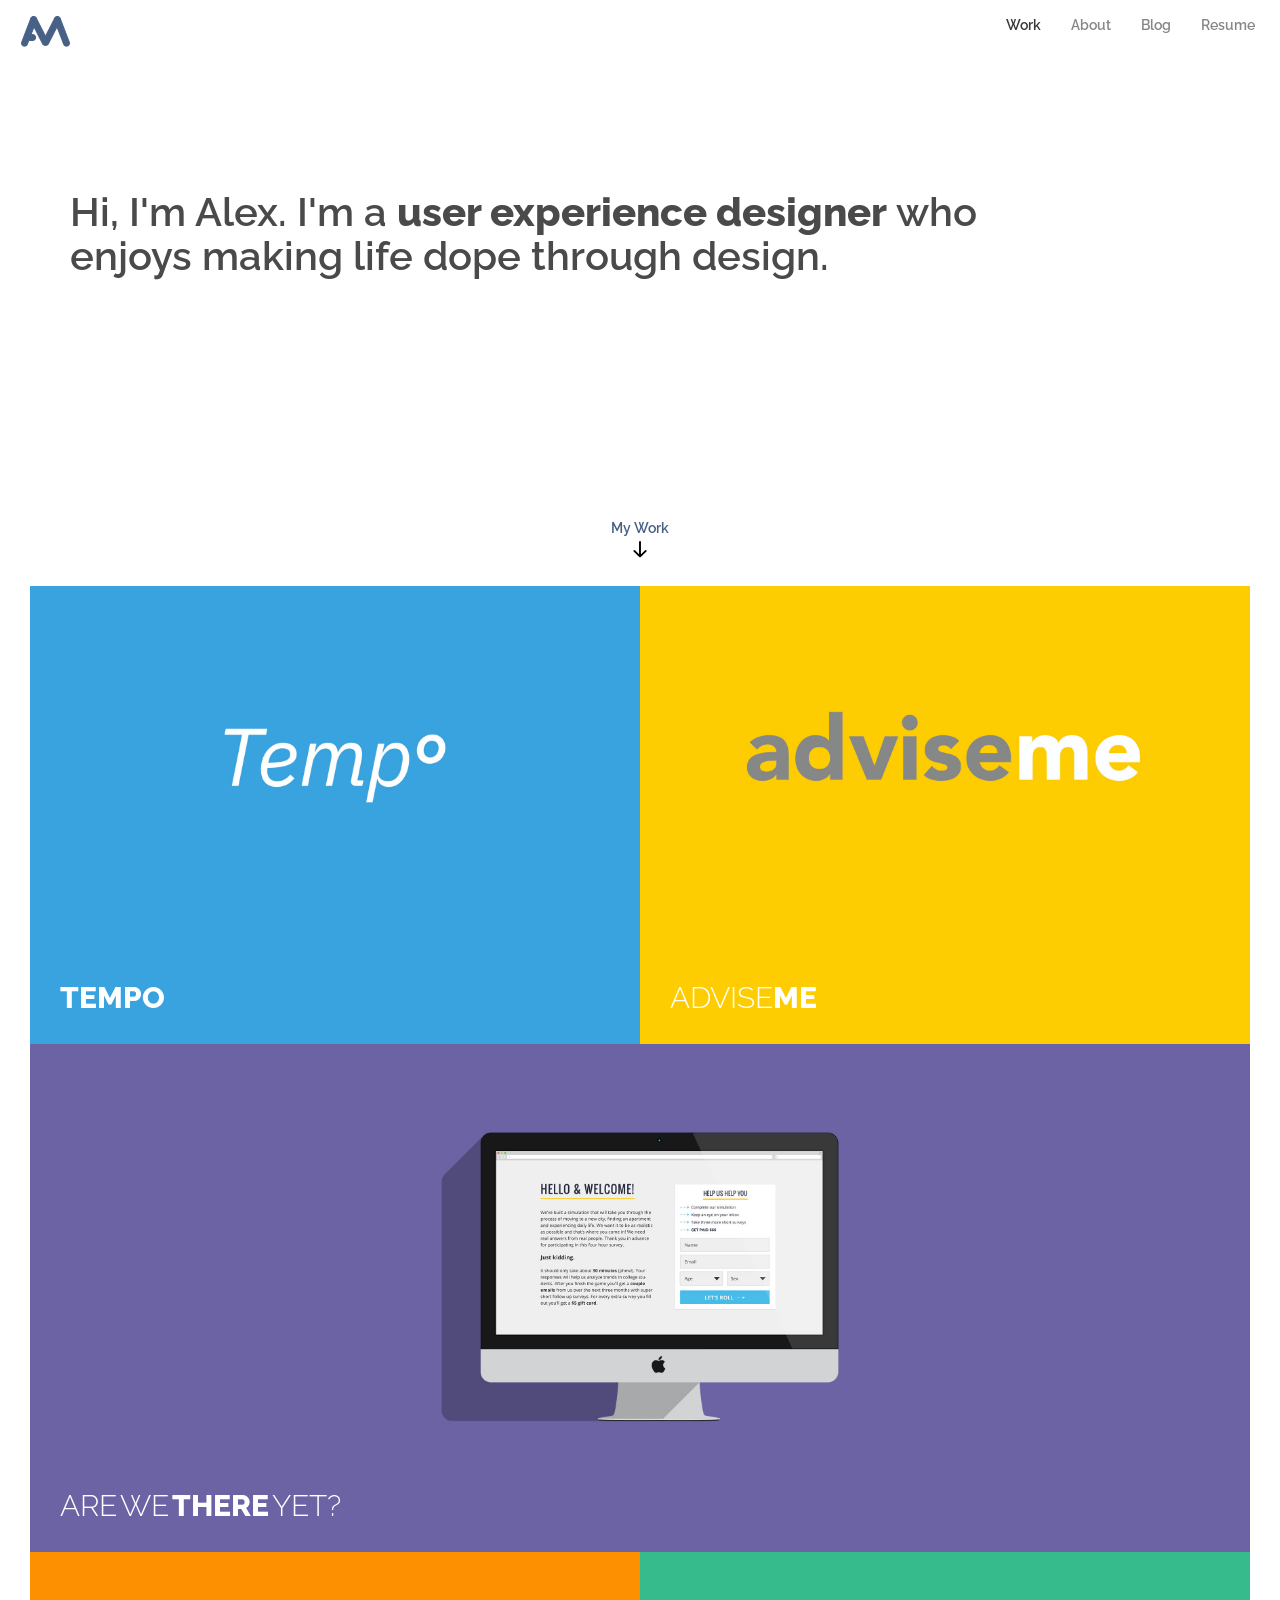
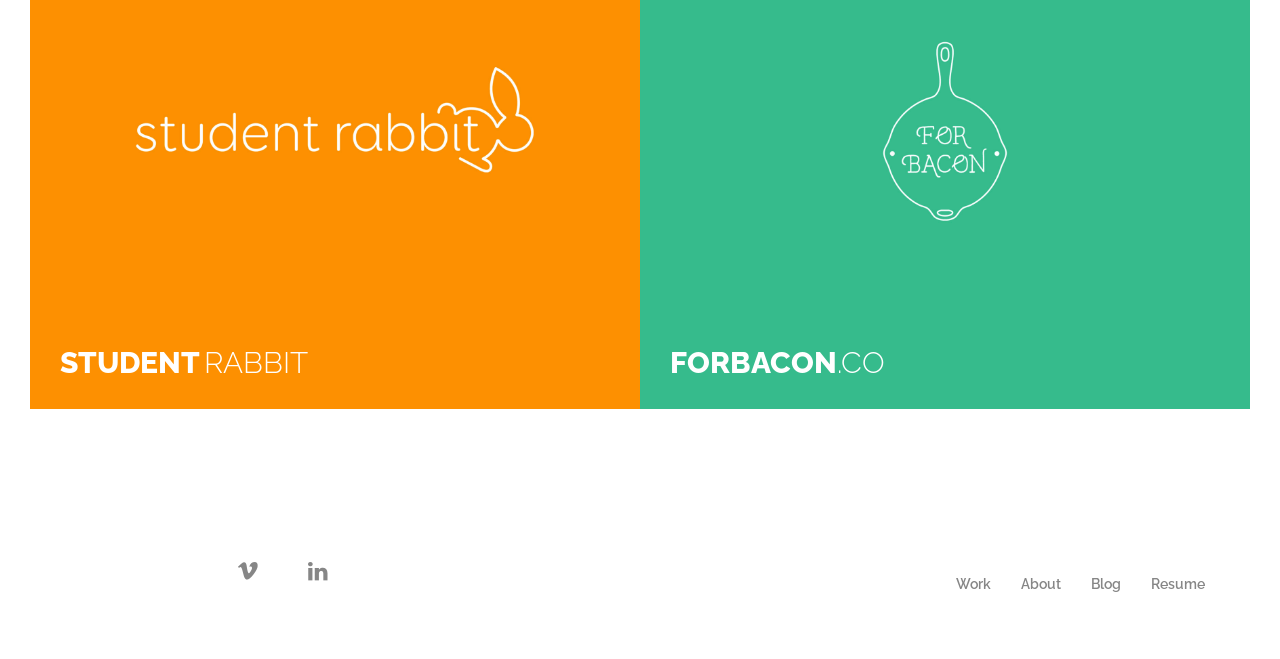
<file: index.html>
<!DOCTYPE html>



<html lang="en">

<head>
  <meta charset="utf-8">
  <meta http-equiv="X-UA-Compatible" content="IE=edge">
  <meta name="viewport" content="width=device-width, initial-scale=1">
  <title>Home</title>

  <!-- referencing style sheets and google fonts-->
  <link href="assets/css/hamburgers.css" rel="stylesheet">
  <link rel="stylesheet" href="assets/css/bootstrap.min.css">
  <link rel="stylesheet" href="assets/css/style.css">
  <link rel="stylesheet" href="assets/css/set2.css">
  <link rel="stylesheet" href="assets/css/animate.css">
  <link href="https://fonts.googleapis.com/css?family=Raleway:300,400,500,600,700,800|Shrikhand" rel="stylesheet">

</head>

<body>
    <div class="wrapper fade-in">


  <!--navigation-->
  <nav class="navbar navbar-default">
    <div class="containter-fluid">
      <div class="navbar-header">

        <button class="hamburger hamburger--spin hidden-lg hidden-md hidden-sm ham-position" type="button" data-toggle="collapse" data-target="#bs-example-navbar-collapse-1">
          <span class="hamburger-box">
    <span class="hamburger-inner"></span>
          </span>
        </button>


        <a class="navbar-brand" href="index.html " >
          <img alt="Brand" src="assets/imgs/logo.png" >
        </a>
      </div>


      <!-- Collect the nav links, forms, and other content for toggling -->
      <div class="collapse navbar-collapse" id="bs-example-navbar-collapse-1">
        <ul class="nav navbar-nav navbar-right">
          <li>
               <a href="index.html" class="active">Work</a>
          </li>
          <li>
            <a href="about.html">About</a>
          </li>
          <li>
            <a href="https://medium.com/@alexmorristx" target="blank">Blog</a>
          </li>
          <li>
            <a href="assets/imgs/resume.pdf" target="blank">Resume</a>
          </li>
        </ul>
      </div>
    </div>
  </nav>


  <!--page content-->

<!--header-->
<div class="container">
  <div class="row">
        <div class="col-lg-10 hidden-xs">
             <h1 id="header-2" class="animated zoomIn"> Hi, I'm Alex. I'm a <span>user experience designer</span> who enjoys making life dope through design. 
        </div>
    </div>
 </div>   

<div class="container text-spacing">
  <div class="row">
      <div class="hidden-lg hidden-md hidden-sm col-xs-12">
             <h1 id="header-3" class="animated zoomIn"> Hi, I'm Alex. I'm a <span>user experience designer</span> who enjoys making life dope through design. 
      </div>
  </div>
 </div>  


  <!--scroll-->
  <div class="container">
      <div class="row ">
        <div class="col-sm-12 scroll hidden-xs">
             <a href="#project1" class="scroll-text"> My Work <br> <img src="assets/imgs/scroll.png"> </a>
      </div>
    </div>
 </div>       


  <!-- Projects Row -->
  <div class="container-fluid">

    <!--row 1-->
    <div class="row grid">
      <div class="col-sm-6 portfolio-item no-padding-right">
        <figure class="effect-goliath">
       <a name="project1"></a>
          <img src="assets/imgs/tempo/frontimage.jpg" class="img-responsive">
          <figcaption>
            <h2><span>Tempo</span></h2>
            <p>Research, UX, UI</p>
            <a href="tempo.html">View more</a>
          </figcaption>
        </figure>
      </div>

      <div class="col-sm-6 portfolio-item no-padding-left">
        <figure class="effect-goliath">
          <img src="assets/imgs/adviseme/frontimage.jpg" class="img-responsive">
          <figcaption>
            <h2>Advise<span>Me</span></h2>
            <p>UI, UX</p>
            <a href="adviseme.html">View more</a>
          </figcaption>
        </figure>
      </div>
    </div>

    <!--row 2-->
    <div class="row grid">
      <div class="col-md-12 portfolio-item padding-large hidden-xs">
        <figure class="effect-goliath">
          <img class="img-responsive" src="assets/imgs/arewethere/arewetherefrontimage.jpg" alt="">
          <figcaption>
            <h2>Are We <span>There</span> Yet?</h2>
            <p>Research & Strategy, UI</p>
            <a href="arewethereyet.html">View more</a>
          </figcaption>
        </figure>
      </div>
      <div class="col-sm-6 portfolio-item padding-large hidden-lg hidden-md hidden-sm">
        <figure class="effect-goliath">
          <img class="img-responsive" src="assets/imgs/arewethere/arewetherefrontimage1.jpg" alt="">
          <figcaption>
            <h2>Are We <span>There</span> Yet?</h2>
            <p>Research & Strategy, UI</p>
            <a href="arewethereyet.html">View more</a>
          </figcaption>
        </figure>
      </div>
    </div>

    <!--row 3-->
    <div class="row grid">
      <div class="col-sm-6 portfolio-item no-padding-right">
        <figure class="effect-goliath">
          <img src="assets/imgs/sr/srfrontimg.jpg" class="img-responsive">
          <figcaption>
            <h2><span>Student</span> Rabbit</h2>
            <p>UI, Branding</p>
            <a href="studentrabbit.html">View more</a>
          </figcaption>
        </figure>
      </div>
       
        <div class="col-sm-6 portfolio-item no-padding-left">
        <figure class="effect-goliath">
          <img src="assets/imgs/forbacon/forbaconfrontimg.jpg" class="img-responsive">
          <figcaption>
            <h2><span>Forbacon</span>.co</h2>
            <p> UI, Illustration</p>
            <a href="forbacon.html">View more</a>
          </figcaption>
        </figure>
      </div>
    </div>




 <!--  footer -->
<nav class="navbar navbar-default">
  <div class="container ">
    <div class="row footer-spacing-max">
  
      <div class="col-sm-3 hidden-xs">
          <a id="icon" href="https://www.linkedin.com/in/alexbmorris" target="blank" icon>
              <img src="assets/imgs/LI.png ">
          </a>
          <a id="icon" href="https://vimeo.com/user38578022" target="blank" icon>
            <img src="assets/imgs/vimeo.png">
          </a>
      </div>
   
     <div class="col-sm-9 hidden-xs ">
      <ul class="nav navbar-nav navbar-right">
                    <li>
                         <a href="index.html">Work</a>
                    </li>
                    <li>
                        <a href="about.html">About</a>
                    </li>
                    <li>
            <a href="https://medium.com/@alexmorristx" target="blank">Blog</a>
                    </li>
                    <li>
                        <a href="assets/imgs/resume.pdf" target="blank">Resume</a>  
                    </li>
       </ul>
    </div>
       
     <div class="hidden-lg hidden-md hidden-sm col-xs-12 ">
      <ul class="nav navbar-nav navbar-right center">
                    <li>
                         <a href="index.html">Work</a>
                    </li>
                    <li>
                        <a href="about.html">About</a>
                    </li>
                    <li>
            <a href="https://medium.com/@alexmorristx" target="blank">Blog</a>
                    </li>
                    <li>
                        <a href="assets/imgs/resume.pdf" target="blank">Resume</a>  
                    </li>
       </ul>
    </div>

  </div>
</nav>



  <!-- jquery-->
  <script src="assets/js/jquery.js"></script>

  <!-- boostrap javascript, best to go at the bottom but can go at the top-->
  <script src="assets/js/bootstrap.js"></script>

  <script>
          // Look for .hamburger
          var hamburger = document.querySelector(".hamburger");
          // On click
          hamburger.addEventListener("click", function() {
              // Toggle class "is-active"
              hamburger.classList.toggle("is-active");
              // Do something else, like open/close menu
          });
      </script>
</div>
</body>

</html>
</file>
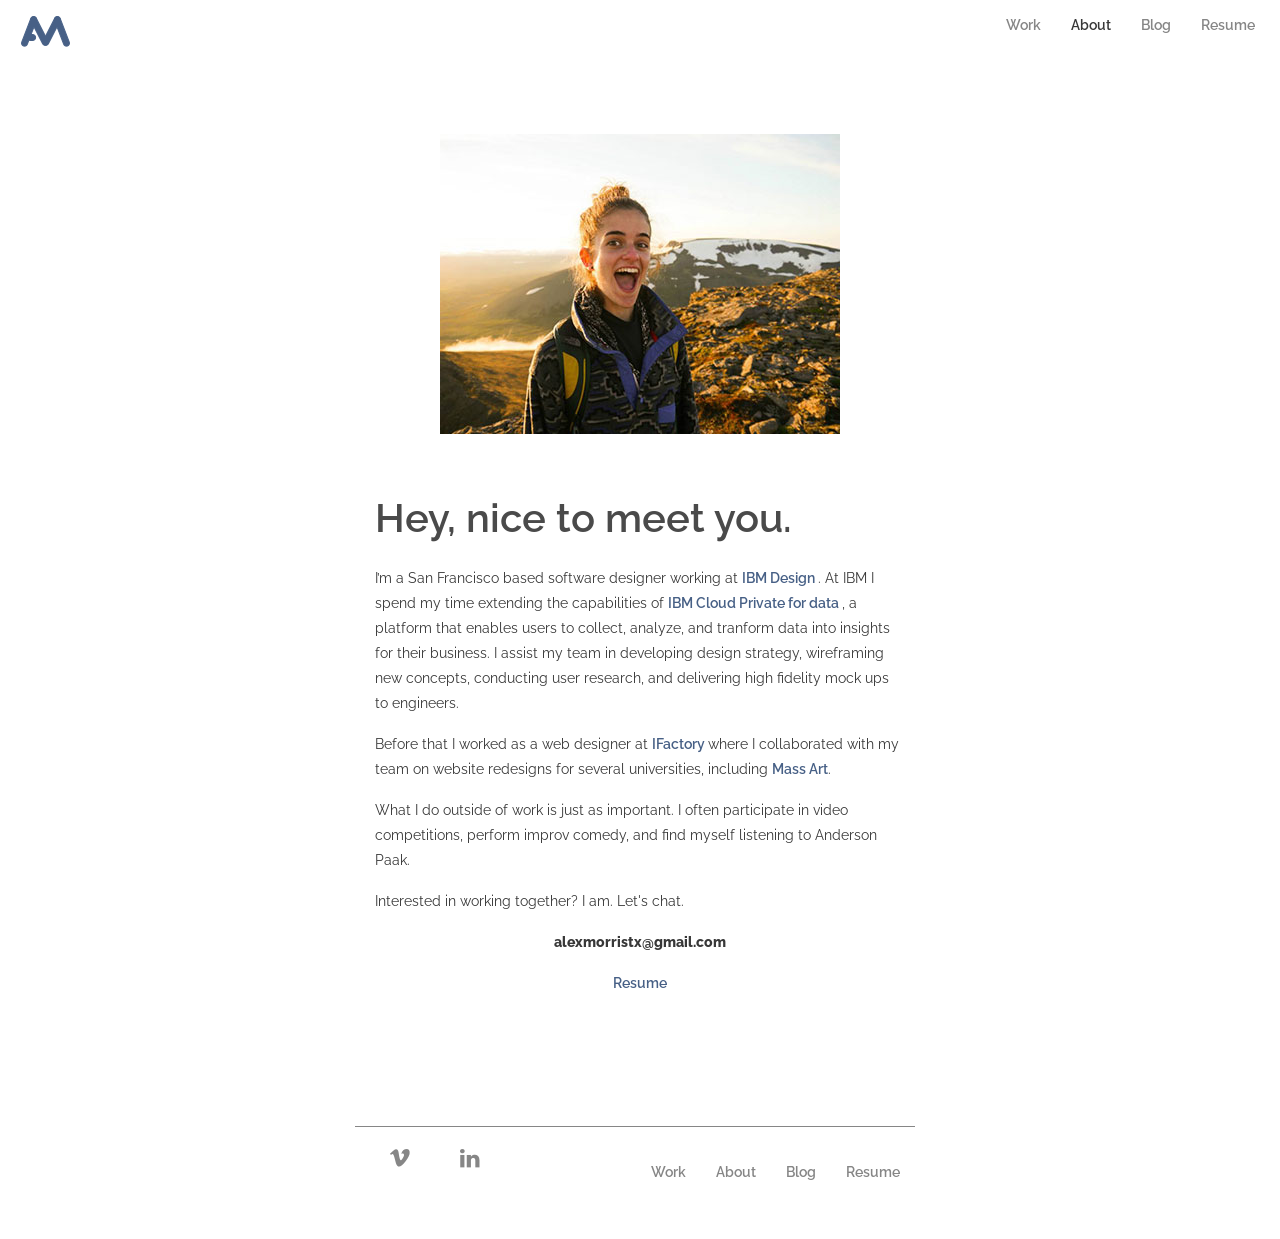
<file: about.html>
<!DOCTYPE html>

<html lang="en">

<head>
  <meta charset="utf-8">
  <meta http-equiv="X-UA-Compatible" content="IE=edge">
  <meta name="viewport" content="width=device-width, initial-scale=1">
  <title>About</title>

  <!-- referencing style sheets and google fonts-->
  <link href="assets/css/hamburgers.css" rel="stylesheet">

  <link rel="stylesheet" href="assets/css/bootstrap.min.css">
  <link rel="stylesheet" href="assets/css/style.css">
  <link rel="stylesheet" href="assets/css/set2.css">
  <!-- make sure I have different wieghts-->
  <link href="https://fonts.googleapis.com/css?family=Raleway:300,400,500,600,700,800" rel="stylesheet">

</head>

<body>
  <div class="wrapper fade-in">


    <!--navigation-->
    <nav class="navbar navbar-default">
      <div class="containter-fluid">
        <div class="navbar-header">
          <button class="hamburger hamburger--spin hidden-lg hidden-md hidden-sm ham-position" type="button"
            data-toggle="collapse" data-target="#bs-example-navbar-collapse-1">
            <span class="hamburger-box">
              <span class="hamburger-inner"></span>
            </span>
          </button>
          <a class="navbar-brand" href="index.html">
            <img alt="Brand" src="assets/imgs/logo.png">
          </a>
        </div>


        <!-- Collect the nav links, forms, and other content for toggling -->
        <div class="collapse navbar-collapse" id="bs-example-navbar-collapse-1">
          <ul class="nav navbar-nav navbar-right">
            <li>
              <a href="index.html">Work</a>
            </li>
            <li>
              <a href="about.html" class="active">About</a>
            </li>
            <li>
              <a href="https://medium.com/@alexmorristx" target="blank">Blog</a>
            </li>
            <li>
              <a href="assets/imgs/resume.pdf" target="blank">Resume</a>
            </li>
          </ul>
        </div>
      </div>
    </nav>


    <!--page content-->

    <div class="container text-spacing">
      <div class="row ">
        <div class="col-sm-12">
          <img src="assets/imgs/me.jpg" class="img-responsive me-picture" alt="">
          <!-- <p id="caption"> Skagastrond, Iceland 12:30am </p>-->
        </div>


        <div class="col-sm-12 hidden-xs">
          <h1 id="header-bio"> Hey, nice to meet you.</h1>
          <p>I’m a San Francisco based software designer working at
            <a href="https://www.ibm.com/design/" target="blank"> IBM Design </a>. At IBM I spend my time extending the
            capabilities of <a href="https://www.ibm.com/analytics/cloud-private-for-data" target="blank"> IBM Cloud
              Private for data
            </a>, a platform that enables users to collect, analyze, and tranform data into insights for their business.
            I assist my team in developing design strategy, wireframing new concepts, conducting user research, and
            delivering high fidelity mock ups to engineers.
          </p>

          <p>Before that I worked as a web designer at <a href="https://www.ifactory.com/" target="blank"> IFactory
            </a> where I collaborated with my team on website redesigns for several universities, including <a
              href="https://massart.edu/" target="blank"> Mass Art</a>.
          </p>

          <p>What I do outside of work is just as important. I often participate in video competitions, perform improv
            comedy, and find myself listening to Anderson Paak.</p>

          <p>Interested in working together? I am. Let's chat.</p>
          <p id="center"><span>alexmorristx@gmail.com</span></p>
          <p id="center"><a href="assets/imgs/resume.pdf" target="blank">Resume</a></p>
        </div>


        <div class="hidden-lg hidden-md hidden-sm col-xs-12">
          <p>I’m a San Francisco based software designer working at <a href="https://www.ibm.com/design/"
              target="blank"> IBM Design </a>. At IBM I spend my time extending the capabilities of <a
              href="https://www.ibm.com/analytics/cloud-private-for-data" target="blank"> IBM Cloud Private for data
            </a>, a platform that enables users to collect, analyze, and tranform data into insights for their business.
            I assist my team in developing design strategy, wireframing new concepts, conducting user research, and
            delivering high fidelity mock ups to engineers
          </p>

          <p>Before that I worked as a web designer at <a href="https://www.ifactory.com/" target="blank"> IFactory
            </a> where I collaborated with my team on website redesigns for several universities, including <a
              href="https://massart.edu/" target="blank"> Mass Art</a>.
          </p>

          <p>What I do outside of work is just as important. I often participate in video competitions, perform improv
            comedy, and find myself listening to Anderson Paak.</p>

          <p>Interested in working together? I am. Let's chat.</p>
          <p id="center"><span>alexmorristx@gmail.com</span></p>
          <p id="center"><a href="assets/imgs/resume.pdf" target="blank">Resume</a></p>
        </div>
      </div>
    </div>


    <!--  footer -->
    <nav class="navbar navbar-default">
      <div class="container text-spacing">
        <div class="row footer-spacing">
          <hr>
          <div class="col-sm-3 hidden-xs">
            <a id="icon" href="https://www.linkedin.com/in/alexbmorris" target="blank" icon>
              <img src="assets/imgs/LI.png ">
            </a>
            <a id="icon" href="https://vimeo.com/user38578022" target="blank" icon>
              <img src="assets/imgs/vimeo.png">
            </a>
          </div>

          <div class="col-sm-9 hidden-xs ">
            <ul class="nav navbar-nav navbar-right">
              <li>
                <a href="index.html">Work</a>
              </li>
              <li>
                <a href="about.html">About</a>
              </li>
              <li>
                <a href="https://medium.com/@alexmorristx" target="blank">Blog</a>
              </li>
              <li>
                <a href="assets/imgs/resume.pdf" target="blank">Resume</a>
              </li>
            </ul>
          </div>

          <div class="hidden-lg hidden-md hidden-sm col-xs-12 ">
            <ul class="nav navbar-nav navbar-right center">
              <li>
                <a href="index.html">Work</a>
              </li>
              <li>
                <a href="about.html">About</a>
              </li>
              <li>
                <a href="https://medium.com/@alexmorristx" target="blank">Blog</a>
              </li>
              <li>
                <a href="assets/imgs/resume.pdf" target="blank">Resume</a>
              </li>
            </ul>
          </div>

        </div>
    </nav>





    <!-- jquery-->
    <script src="assets/js/jquery.js"></script>

    <!-- boostrap javascript, best to go at the bottom but can go at the top-->
    <script src="assets/js/bootstrap.js"></script>

    <script>
      // Look for .hamburger
      var hamburger = document.querySelector(".hamburger");
      // On click
      hamburger.addEventListener("click", function () {
        // Toggle class "is-active"
        hamburger.classList.toggle("is-active");
        // Do something else, like open/close menu
      });
    </script>
  </div>
</body>

</html>
</file>
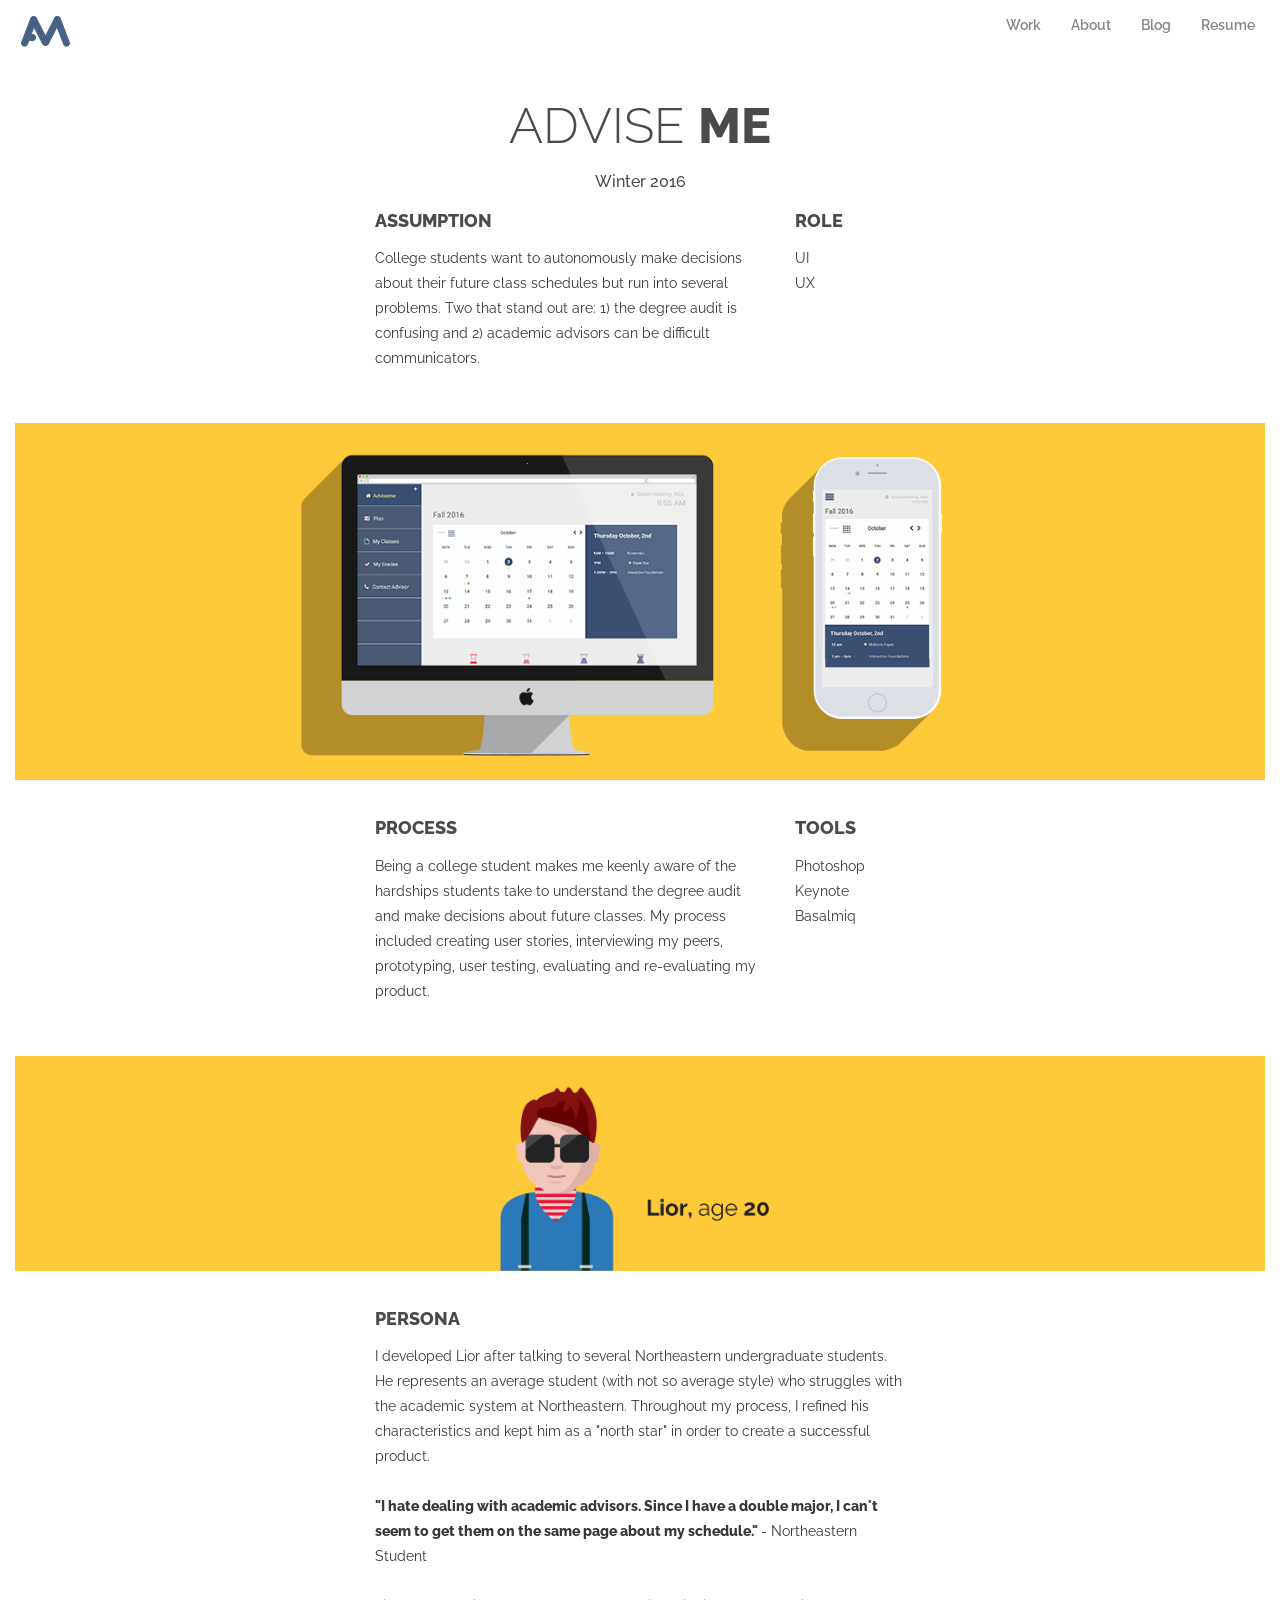
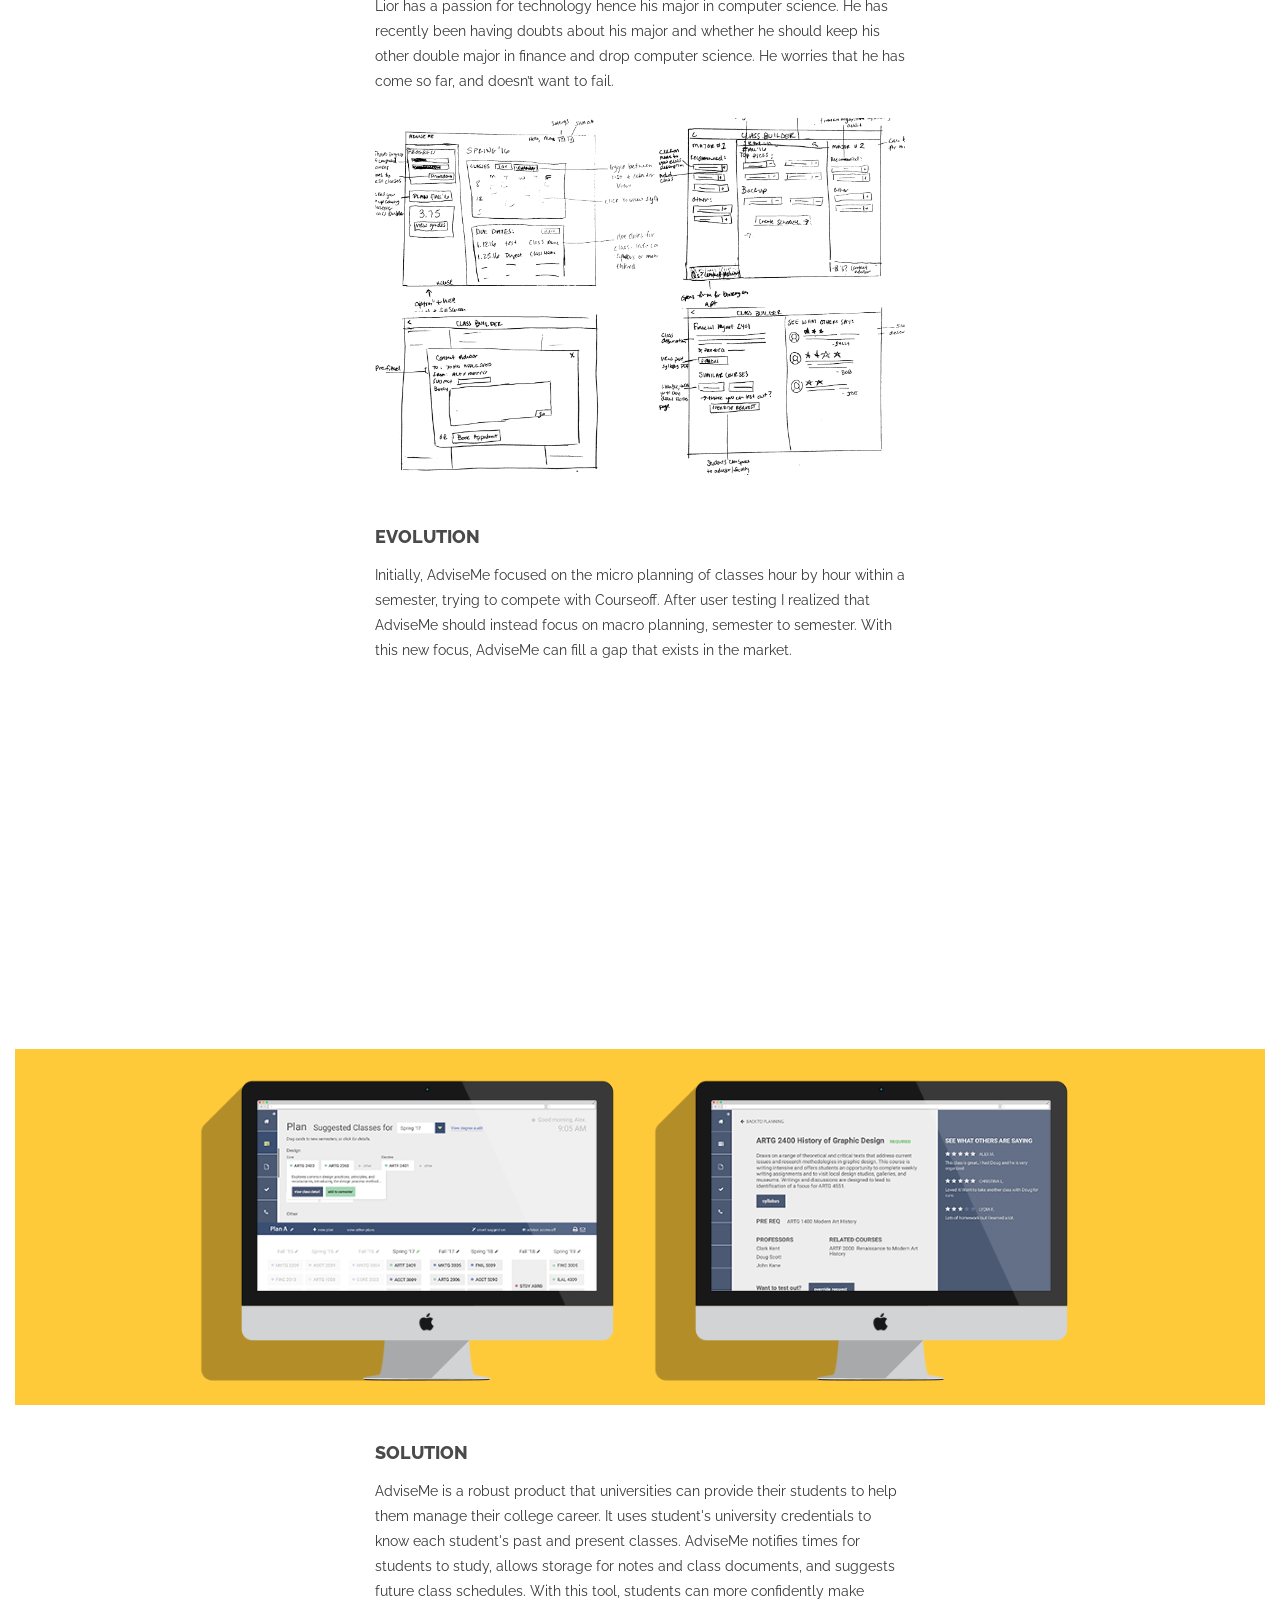
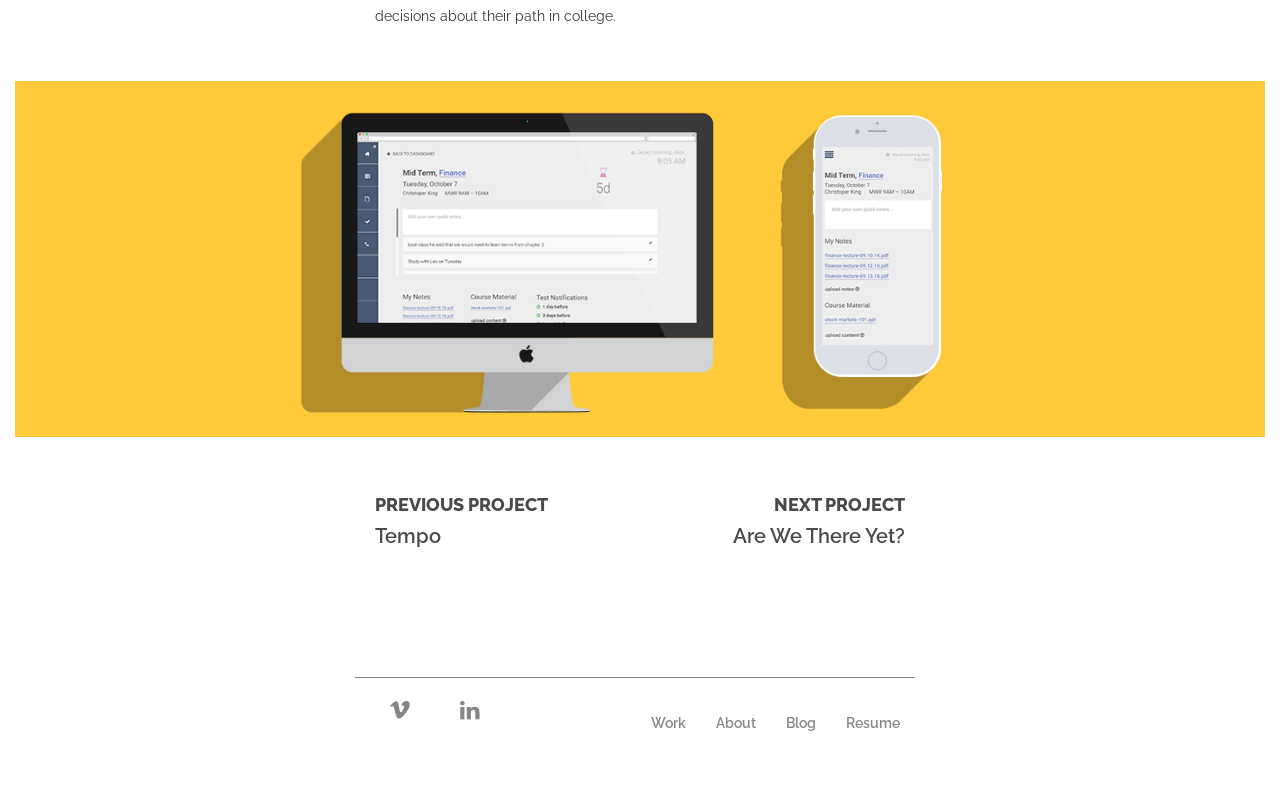
<file: adviseme.html>
<!DOCTYPE html>

<html lang="en">

 <head>
  <meta charset="utf-8">
  <meta http-equiv="X-UA-Compatible" content="IE=edge">
  <meta name="viewport" content="width=device-width, initial-scale=1">
  <title>AdviseMe</title>


<!-- referencing style sheets and google fonts-->
  <link href="assets/css/hamburgers.css" rel="stylesheet">

  <link rel="stylesheet" href="assets/css/bootstrap.min.css">
  <link rel="stylesheet" href="assets/css/style.css">
  <link rel="stylesheet" href="assets/css/set2.css">
  <!-- make sure I have different wieghts-->
 <link href="https://fonts.googleapis.com/css?family=Raleway:300,400,500,600,700,800" rel="stylesheet">

</head>
<body>
     <div class="wrapper fade-in">


<!--navigation-->
<nav class="navbar navbar-default">
  <div class="containter-fluid">
    <div class="navbar-header">
      <button class="hamburger hamburger--spin hidden-lg hidden-md hidden-sm ham-position" type="button" data-toggle="collapse" data-target="#bs-example-navbar-collapse-1">
          <span class="hamburger-box">
    <span class="hamburger-inner"></span>
          </span>
        </button>
          <a class="navbar-brand" href="index.html">
              <img alt="Brand" src="assets/imgs/logo.png">
          </a>
        </div>


<!-- Collect the nav links, forms, and other content for toggling -->
            <div class="collapse navbar-collapse" id="bs-example-navbar-collapse-1">
                <ul class="nav navbar-nav navbar-right">
                    <li>
                        <a href="index.html">Work</a>
                    </li>
                    <li>
                        <a href="about.html">About</a>
                    </li>
                    <li>
            <a href="https://medium.com/@alexmorristx" target="blank">Blog</a>
                    </li>
                    <li>
                        <a href="assets/imgs/resume.pdf" target="blank">Resume</a>  
                    </li>
                </ul>
            </div>
   </div>
</nav>


<!--page content-->

<!-- header-->
 <div class="container text-spacing">
  		<div class="row">
  			<div class="col-lg-12">
  		      <h1 > 
              Advise <span> Me </span>
            </h1>	
            <h6>Winter 2016 </h6>
          </div>
        </div>

          <div class="row">
        <div class="col-sm-9">
            <h5>Assumption</h5>
            <p>College students want to autonomously make decisions about their future class schedules but run into several problems. Two that stand out are: 1) the degree audit is confusing and 2) academic advisors can be difficult communicators.</p>	
  		  </div>
        <div class="col-sm-3">
           <h5>Role </h5>
            <p>UI <br>UX  </p>
        </div>
  	 </div>
</div>


<!-- Img Row 1-->
<div class="container-fluid">
         <!--row 1-->
        <div class="row">
            <div class="col-md-12 portfolio-item">
                <div class="box adviseme-color">   
                 <img src="assets/imgs/adviseme/1a.png " class="box-img" alt="">
                 <img src="assets/imgs/adviseme/1b.png " class="box-img-phone" alt="">

                </div>
            </div>
            
        </div>
        
</div>
  



<!-- More Content-->
 <div class="container text-spacing">
     <div class="row">
        <div class="col-sm-9">
            <h5>Process</h5>
            <p>Being a college student makes me keenly aware of the hardships students take to understand the degree audit and make decisions about future classes. My process included creating user stories, interviewing my peers, prototyping, user testing, evaluating and re-evaluating my product.</p> 
        </div>
        <div class="col-sm-3">
           <h5>Tools </h5>
            <p>Photoshop <br> Keynote <br> Basalmiq </p>
        </div>
     </div>
</div>

<!-- persona img-->
<div class="container-fluid">
         <!--row 1-->
        <div class="row">
            <div class="col-md-12 portfolio-item">
                <div class="box adviseme-color">   
                 <img src="assets/imgs/adviseme/persona.png " class="box-img" alt="">
                </div>
            </div>
            
        </div>  
</div>

<!-- more -->
 <div class="container text-spacing">
     <div class="row">
        <div class="col-sm-12">
          <h5> Persona </h5>
          <p>
            I developed Lior after talking to several Northeastern undergraduate students. He represents an average student (with not so average style) who struggles with the academic system at Northeastern. Throughout my process, I refined his characteristics and kept him as a "north star" in order to create a successful product. 
            <br>
            <br>
        <span> "I hate dealing with academic advisors. Since I have a double major, I can't seem to get them on the same page about my schedule." </span> - Northeastern Student 
         <br>
         <br>
             Lior has a passion for technology hence his major in computer science. He has recently been having doubts about his major and whether he should keep his other double major in finance and drop computer science. He worries that he has come so far, and doesn’t want to fail. 
       </p>
        </div>
    </div>

    <div class="row space">
            <div class="col-md-12 portfolio-item">
                    <img class="img-responsive" src="assets/imgs/adviseme/process.png" alt="">
            </div>
        </div>
</div>  

  

<!-- More Content-->
 <div class="container text-spacing">
      <div class="row ">
        <div class="col-lg-12">

            <h5>Evolution</h5>
            <p>Initially, AdviseMe focused on the micro planning of classes hour by hour within a semester, trying to compete with Courseoff. After user testing I realized that AdviseMe should instead focus on macro planning, semester to semester. With this new focus, AdviseMe can fill a gap that exists in the market. </p>  
        </div>
     </div>

      <div class="row space">
             <div class="col-md-12 portfolio-item  hidden-xs">
              <iframe width="530" height="315" src="https://www.youtube.com/embed/nPFzH7hWx-w" frameborder="0" allowfullscreen></iframe>
           </div>
            <div class="col-sm-12 portfolio-item hidden-lg hidden-md hidden-sm">
              <iframe width="350" height="200" src="https://www.youtube.com/embed/nPFzH7hWx-w" frameborder="0" allowfullscreen></iframe>
           </div>
      </div>

</div>




<!-- Img 2-->
<div class="container-fluid">
        <!--row 1-->
        <div class="row">
          <div class="col-md-12 portfolio-item">
                <div class="box adviseme-color">   
                 <img src="assets/imgs/adviseme/2a.png " class="box-img" alt="">
                <img src="assets/imgs/adviseme/2b.png " class="box-img" alt="">
                </div>
            </div>
        </div>
</div>

<!-- More Content-->
 <div class="container text-spacing">
      <div class="row ">
        <div class="col-lg-12">

            <h5>Solution</h5>
            <p>AdviseMe is a robust product that universities can provide their students to help them manage their college career. It uses student's university credentials to know each student's past and present classes. AdviseMe notifies times for students to study, allows storage for notes and class documents, and suggests future class schedules. With this tool, students can more confidently make decisions about their path in college. </p>  
        </div>
     </div>
</div>

<!-- Img 3-->
<div class="container-fluid">
        <!--row 1-->
        <div class="row">
           <div class="col-md-12 portfolio-item">
            <div class="box adviseme-color">   
                 <img src="assets/imgs/adviseme/3a.png " class="box-img" alt="">
                <img src="assets/imgs/adviseme/3b.png " class="box-img-phone" alt="">
                </div>
        </div>
    </div>

     
  
</div>


 <!--next project -->
  <div class="container text-spacing more-space">
    <div class="row">
       <div class="col-sm-6 hidden-xs ">
          
             <a href="tempo.html"><h5> Previous Project </h5> <h4> Tempo </h4></a>
        </div> 
        <div class="col-sm-6 hidden-xs next-project">
          
             <a href="arewethereyet.html"><h5> Next Project </h5><h4> Are We There Yet? </h4></a>
        </div> 

        <div class="hidden-lg hidden-md hidden-sm col-xs-12 previous-project-xsmall">
          
             <a href="tempo.html"><h5> Previous Project </h5><h4> Tempo </h4></a>
        </div> 
        <div class="hidden-lg hidden-md hidden-sm col-xs-12 next-project-xsmall">
        
             <a href="arewethereyet.html">  <h5> Next Project </h5><h4> Are We There Yet? </h4></a>
        </div> 
    </div>
  </div>
  

<!--  footer -->
<nav class="navbar navbar-default">
  <div class="container text-spacing">
    <div class="row footer-spacing">
      <hr>
      <div class="col-sm-3 hidden-xs">
          <a id="icon" href="https://www.linkedin.com/in/alexbmorris" target="blank" icon>
              <img src="assets/imgs/LI.png ">
          </a>
          <a id="icon" href="https://vimeo.com/user38578022" target="blank" icon>
            <img src="assets/imgs/vimeo.png">
          </a>
      </div>
   
     <div class="col-sm-9 hidden-xs ">
      <ul class="nav navbar-nav navbar-right">
                    <li>
                         <a href="index.html">Work</a>
                    </li>
                    <li>
                        <a href="about.html">About</a>
                    </li>
                    <li>
            <a href="https://medium.com/@alexmorristx" target="blank">Blog</a>
                    </li>
                    <li>
                        <a href="assets/imgs/resume.pdf" target="blank">Resume</a>  
                    </li>
       </ul>
    </div>
       
     <div class="hidden-lg hidden-md hidden-sm col-xs-12 ">
      <ul class="nav navbar-nav navbar-right center">
                    <li>
                         <a href="index.html">Work</a>
                    </li>
                    <li>
                        <a href="about.html">About</a>
                    </li>
                    <li>
            <a href="https://medium.com/@alexmorristx" target="blank">Blog</a>
                    </li>
                    <li>
                        <a href="assets/imgs/resume.pdf" target="blank">Resume</a>  
                    </li>
       </ul>
    </div>

  </div>
</nav>




<!-- jquery-->
<script src="assets/js/jquery.js"></script>

<!-- boostrap javascript, best to go at the bottom but can go at the top-->
<script src="assets/js/bootstrap.js"></script>
 
 <script>
          // Look for .hamburger
          var hamburger = document.querySelector(".hamburger");
          // On click
          hamburger.addEventListener("click", function() {
              // Toggle class "is-active"
              hamburger.classList.toggle("is-active");
              // Do something else, like open/close menu
          });
      </script>
</div>
</body>

</html>
</file>
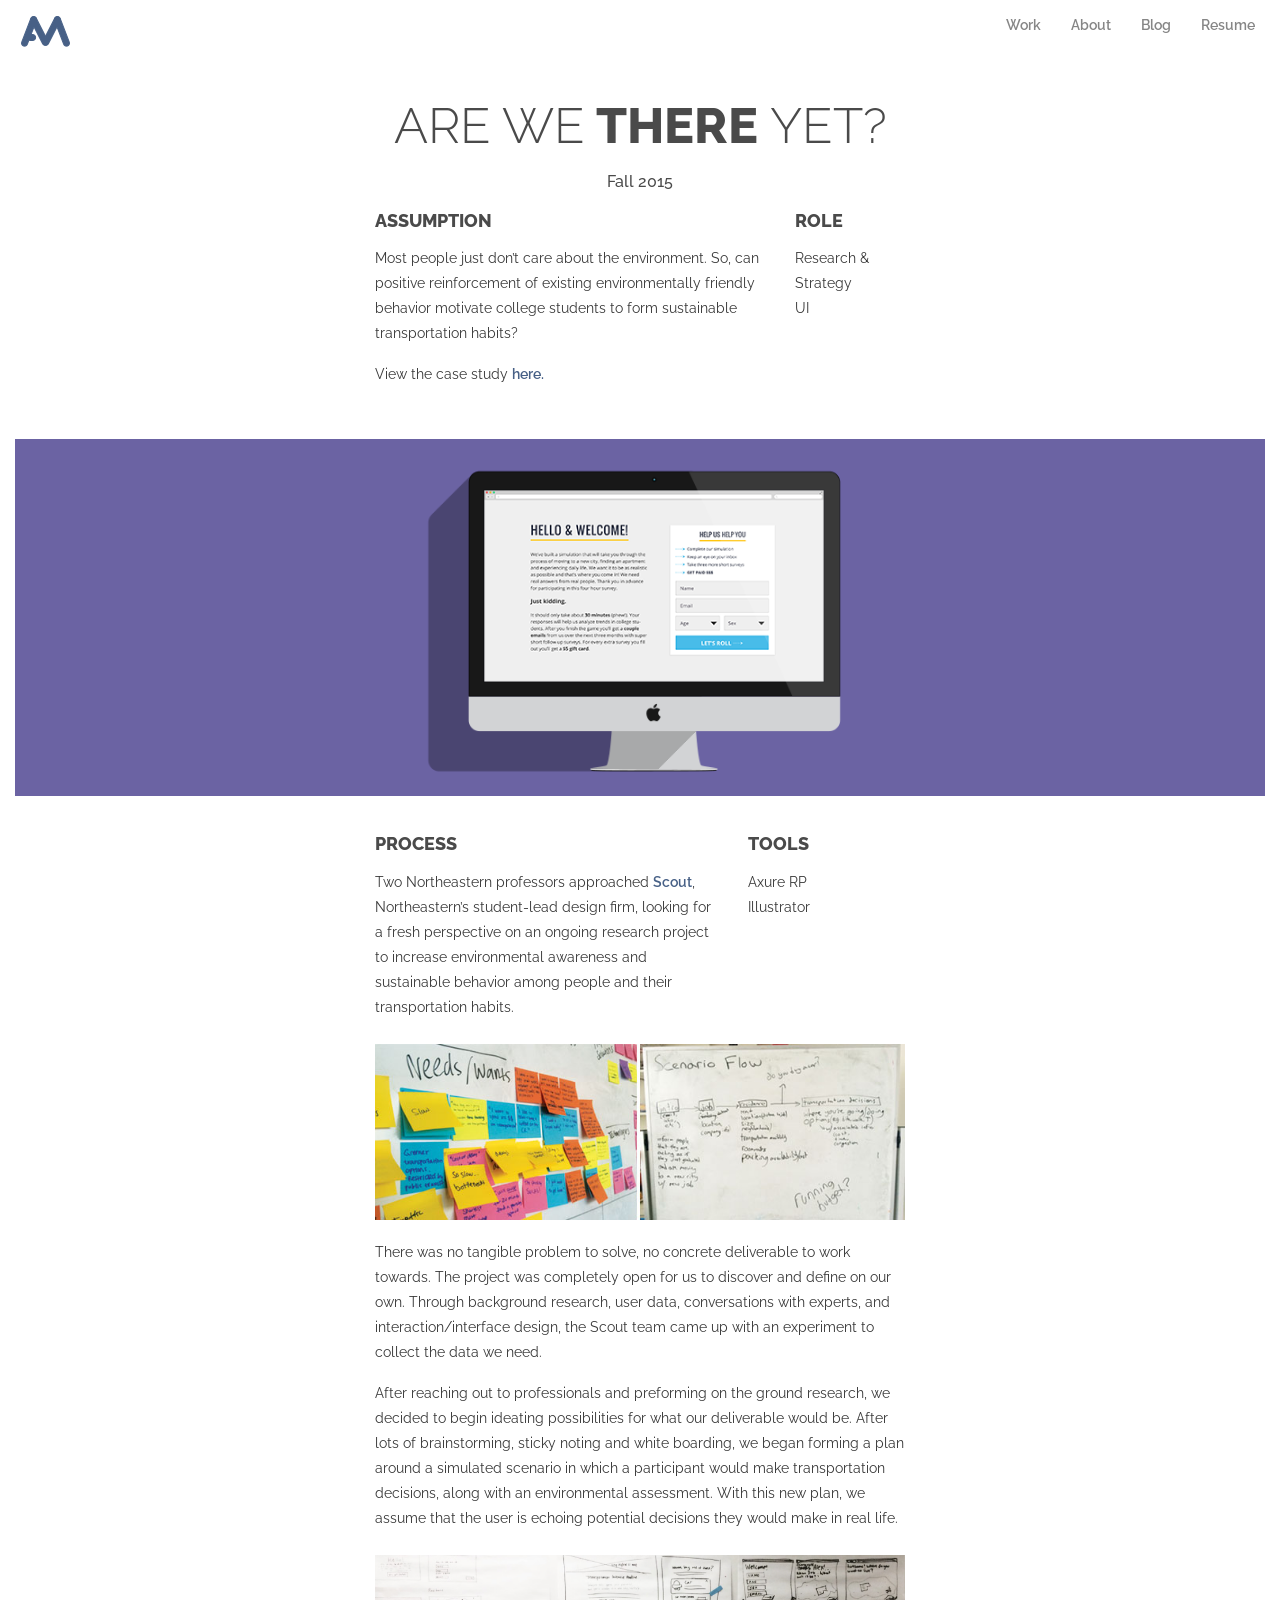
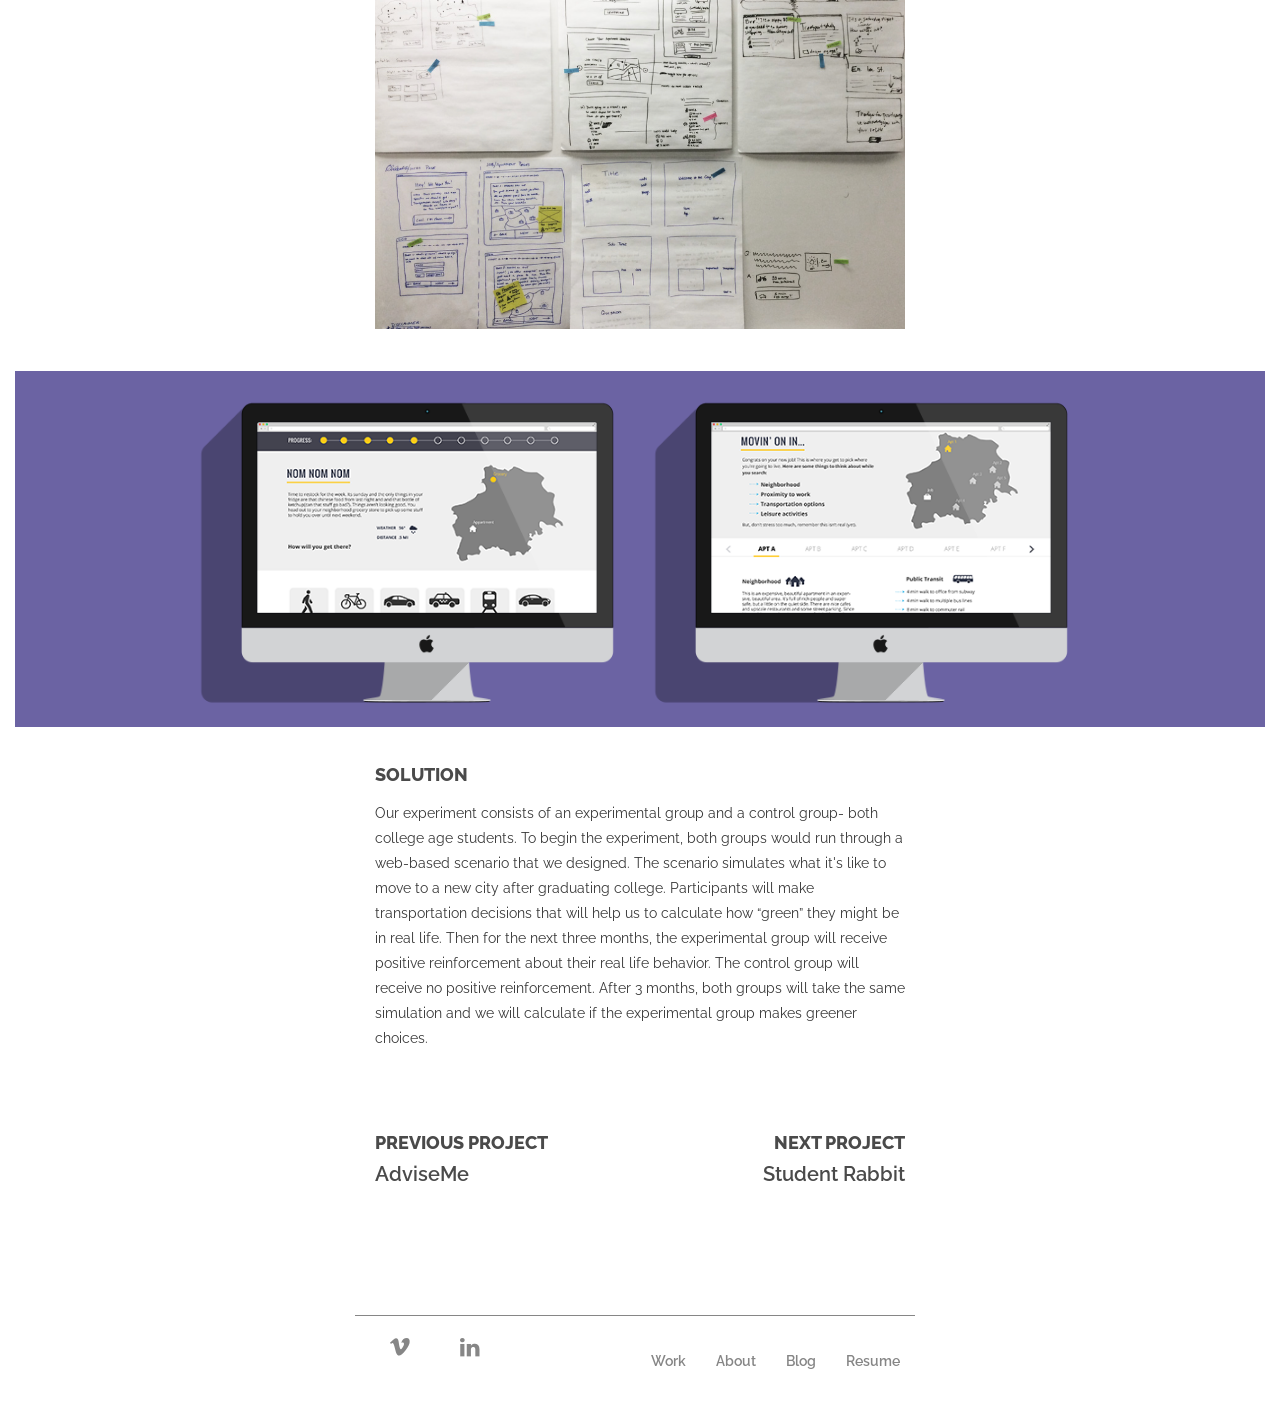
<file: arewethereyet.html>
<!DOCTYPE html>

<html lang="en">

 <head>
  <meta charset="utf-8">
  <meta http-equiv="X-UA-Compatible" content="IE=edge">
  <meta name="viewport" content="width=device-width, initial-scale=1">
  <title>Are We There Yet</title>

<!-- referencing style sheets and google fonts-->
  <link href="assets/css/hamburgers.css" rel="stylesheet">

  <link rel="stylesheet" href="assets/css/bootstrap.min.css">
  <link rel="stylesheet" href="assets/css/style.css">
  <link rel="stylesheet" href="assets/css/set2.css">
  <!-- make sure I have different wieghts-->
 <link href="https://fonts.googleapis.com/css?family=Raleway:300,400,500,600,700,800" rel="stylesheet">

</head>
<body>
    <div class="wrapper fade-in">


<!--navigation-->
<nav class="navbar navbar-default">
  <div class="containter-fluid">
    <div class="navbar-header">
      <button class="hamburger hamburger--spin hidden-lg hidden-md hidden-sm ham-position" type="button" data-toggle="collapse" data-target="#bs-example-navbar-collapse-1">
          <span class="hamburger-box">
    <span class="hamburger-inner"></span>
          </span>
        </button>
          <a class="navbar-brand" href="index.html">
              <img alt="Brand" src="assets/imgs/logo.png">
          </a>
        </div>


<!-- Collect the nav links, forms, and other content for toggling -->
            <div class="collapse navbar-collapse" id="bs-example-navbar-collapse-1">
                <ul class="nav navbar-nav navbar-right">
                    <li>
                         <a href="index.html">Work</a>
                    </li>
                    <li>
                        <a href="about.html">About</a>
                    </li>
                    <li>
            <a href="https://medium.com/@alexmorristx" target="blank">Blog</a>
                    </li>
                    <li>
                        <a href="assets/imgs/resume.pdf" target="blank">Resume</a>  
                    </li>
                </ul>
            </div>
   </div>
</nav>


<!--page content-->

<!-- header-->
 <div class="container text-spacing">
  		<div class="row">
  			<div class="col-lg-12">
  		      <h1 > 
              Are We<span> There </span> Yet?
            </h1>	
                <h6>Fall 2015 </h6>

          </div>
        </div>

  <div class="row">
        <div class="col-sm-9">
            <h5>Assumption</h5>
            <p>Most people just don’t care about the environment. So, can positive reinforcement of existing environmentally friendly behavior motivate college students to form sustainable transportation habits?</p> 

             <p> View the case study <a href="assets/imgs/arewethere/case-study.pdf" target="blank"> here.</a> </p> 
        </div>
        <div class="col-sm-3">
           <h5>Role </h5>
            <p>Research & Strategy <br> UI </p>
        </div>
     </div>
</div>



  
<!-- Img Row 1-->
<div class="container-fluid">
         <!--row 1-->
        <div class="row">
            <div class="col-md-12 portfolio-item">
                <div class="box arewethere-color">   
                 <img src="assets/imgs/arewethere/1.png " class="box-img" alt="">
                </div>
            </div>
            
        </div>
        
</div>
  


<!-- More Content-->
 <div class="container text-spacing">
    <!-- row 1-->
      <div class="row ">
        <div class="col-sm-8">
            <h5>Process</h5>
            <p> Two Northeastern professors approached <a href="http://www.northeastern.edu/scout/" target="blank"> Scout</a>, Northeastern’s student-lead design firm, looking for a fresh perspective on an ongoing research project to increase environmental awareness and sustainable behavior among people and their transportation habits.
              </p>
              
        </div>
        <div class="col-sm-4">
            <h5>Tools</h5>
            <p> Axure RP <br> Illustrator

            </p>  
        </div>
     </div>
     <!--row 2-->
     <div class="row space">
            <div class="col-md-12 portfolio-item">
                     <img class="img-responsive" src="assets/imgs/arewethere/3.png" alt="">
            </div>
        </div>
     <!-- row 3-->
        <div class="row space ">
          <div class="col-lg-12">
             <p>
              There was no tangible problem to solve, no concrete deliverable to work towards. The project was completely open for us to discover and define on our own. Through background research, user data, conversations with experts, and interaction/interface design, the Scout team came up with an experiment to collect the data we need.</p>

              <p>
              After reaching out to professionals and preforming on the ground research, we decided to begin ideating possibilities for what our deliverable would be. After lots of brainstorming, sticky noting and white boarding, we began forming a plan around a simulated scenario in which a participant would make transportation decisions, along with an environmental assessment. With this new plan, we assume that the user is echoing potential decisions they would make in real life. </p> 
          </div>
      </div>

      <!--row 4-->
      <div class="row space">
              <div class="col-md-12 portfolio-item">
                       <img class="img-responsive" src="assets/imgs/arewethere/research2.png" alt="">
              </div>
          </div>
</div>





<!-- Img Row 3-->
<div class="container-fluid">
         <!--row 1-->
        <div class="row">
            <div class="col-md-12 portfolio-item">
                <div class="box arewethere-color">   
                 <img src="assets/imgs/arewethere/2a.png " class="box-img" alt="">
                 <img src="assets/imgs/arewethere/2b.png " class="box-img" alt="">
                </div>
            </div>
            
        </div>
        
</div>
  
<!-- More Content-->
 <div class="container text-spacing">
      <div class="row ">
        <div class="col-lg-12">
   <h5>Solution</h5>
            <p>Our experiment consists of an experimental group and a control group- both college age students. To begin the experiment, both groups would run through a web-based scenario that we designed. The scenario simulates what it's like to move to a new city after graduating college. Participants will make transportation decisions that will help us to calculate how “green” they might be in real life. Then for the next three months, the experimental group will receive positive reinforcement about their real life behavior. The control group will receive no positive reinforcement. After 3 months, both groups will take the same simulation and we will calculate if the experimental group makes greener choices. </p>
          </div>
      </div>
  </div>



 <!--next project -->
  <div class="container text-spacing more-space">
    <div class="row">
       <div class="col-sm-6 hidden-xs ">
          
             <a href="adviseme.html"><h5> Previous Project </h5><h4> AdviseMe </h4></a>
        </div> 
        <div class="col-sm-6 hidden-xs next-project">
          
             <a href="studentrabbit.html"><h5> Next Project </h5><h4> Student Rabbit </h4></a>
        </div> 

        <div class="hidden-lg hidden-md hidden-sm col-xs-12 previous-project-xsmall">
          
             <a href="adviseme.html"><h5> Previous Project </h5><h4> AdviseMe </h4></a>
        </div> 
        <div class="hidden-lg hidden-md hidden-sm col-xs-12 next-project-xsmall">
          
             <a href="studentrabbit.html"><h5> Next Project </h5><h4> Student Rabbit </h4></a>
        </div> 
    </div>
  </div>
  

<!--  footer -->
<nav class="navbar navbar-default">
  <div class="container text-spacing">
    <div class="row footer-spacing">
      <hr>
      <div class="col-sm-3 hidden-xs">
          <a id="icon" href="https://www.linkedin.com/in/alexbmorris" target="blank" icon>
              <img src="assets/imgs/LI.png ">
          </a>
          <a id="icon" href="https://vimeo.com/user38578022" target="blank" icon>
            <img src="assets/imgs/vimeo.png">
          </a>
      </div>
   
     <div class="col-sm-9 hidden-xs ">
      <ul class="nav navbar-nav navbar-right">
                    <li>
                         <a href="index.html">Work</a>
                    </li>
                    <li>
                        <a href="about.html">About</a>
                    </li>
                    <li>
            <a href="https://medium.com/@alexmorristx" target="blank">Blog</a>
                    </li>
                    <li>
                        <a href="assets/imgs/resume.pdf" target="blank">Resume</a>  
                    </li>
       </ul>
    </div>
       
     <div class="hidden-lg hidden-md hidden-sm col-xs-12 ">
      <ul class="nav navbar-nav navbar-right center">
                    <li>
                         <a href="index.html">Work</a>
                    </li>
                    <li>
                        <a href="about.html">About</a>
                    </li>
                    <li>
            <a href="https://medium.com/@alexmorristx" target="blank">Blog</a>
                    </li>
                    <li>
                        <a href="assets/imgs/resume.pdf" target="blank">Resume</a>  
                    </li>
       </ul>
    </div>

  </div>
</nav>





<!-- jquery-->
<script src="assets/js/jquery.js"></script>

<!-- boostrap javascript, best to go at the bottom but can go at the top-->
<script src="assets/js/bootstrap.js"></script>

<script>
          // Look for .hamburger
          var hamburger = document.querySelector(".hamburger");
          // On click
          hamburger.addEventListener("click", function() {
              // Toggle class "is-active"
              hamburger.classList.toggle("is-active");
              // Do something else, like open/close menu
          });
      </script>
</div>
</body>

</html>
</file>
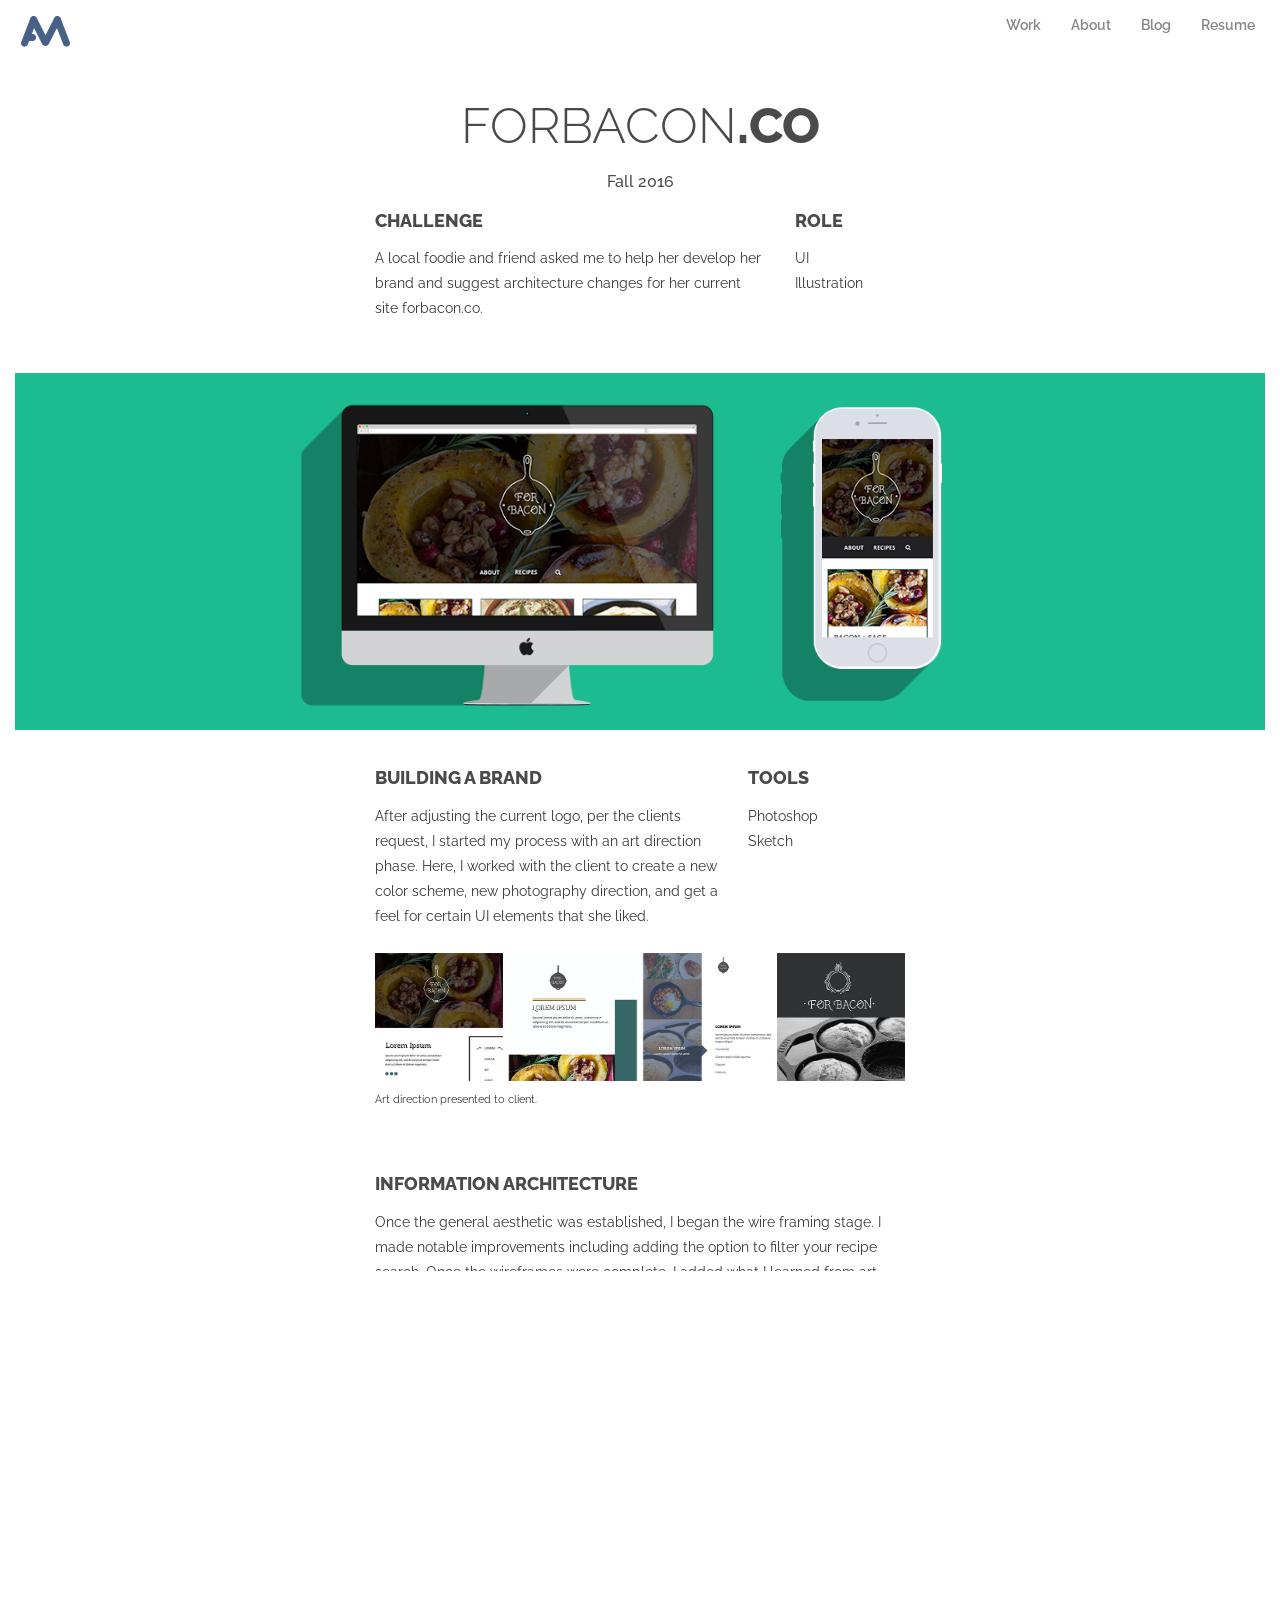
<file: forbacon.html>
<!DOCTYPE html>

<html lang="en">

<head>
  <meta charset="utf-8">
  <meta http-equiv="X-UA-Compatible" content="IE=edge">
  <meta name="viewport" content="width=device-width, initial-scale=1">
  <title>Forbacon.co</title>


  <!-- referencing style sheets and google fonts-->
  <link href="assets/css/hamburgers.css" rel="stylesheet">

  <link rel="stylesheet" href="assets/css/bootstrap.min.css">
  <link rel="stylesheet" href="assets/css/style.css">
  <link rel="stylesheet" href="assets/css/set2.css">
  <!-- make sure I have different wieghts-->
  <link href="https://fonts.googleapis.com/css?family=Raleway:300,400,500,600,700,800" rel="stylesheet">

</head>

<body>
  <div class="wrapper fade-in">


    <!--navigation-->
    <nav class="navbar navbar-default">
      <div class="containter-fluid">
        <div class="navbar-header">
          <button class="hamburger hamburger--spin hidden-lg hidden-md hidden-sm ham-position" type="button"
            data-toggle="collapse" data-target="#bs-example-navbar-collapse-1">
            <span class="hamburger-box">
              <span class="hamburger-inner"></span>
            </span>
          </button>
          <a class="navbar-brand" href="index.html">
            <img alt="Brand" src="assets/imgs/logo.png">
          </a>
        </div>


        <!-- Collect the nav links, forms, and other content for toggling -->
        <div class="collapse navbar-collapse" id="bs-example-navbar-collapse-1">
          <ul class="nav navbar-nav navbar-right">
            <li>
              <a href="index.html">Work</a>
            </li>
            <li>
              <a href="about.html">About</a>
            </li>
            <li>
              <a href="https://medium.com/@alexmorristx" target="blank">Blog</a>
            </li>
            <li>
              <a href="assets/imgs/resume.pdf" target="blank">Resume</a>
            </li>
          </ul>
        </div>
      </div>
    </nav>


    <!--page content-->

    <!-- header-->
    <div class="container text-spacing">
      <div class="row">
        <div class="col-lg-12">
          <h1>
            Forbacon<span>.co </span>
          </h1>
          <h6> Fall 2016 </h6>
        </div>
      </div>

      <div class="row">
        <div class="col-sm-9">
          <h5>Challenge</h5>
          <p>A local foodie and friend asked me to help her develop her brand and suggest architecture changes for her
            current site forbacon.co.</p>
        </div>
        <div class="col-sm-3">
          <h5>Role</h5>
          <p> UI <br> Illustration </p>
        </div>
      </div>
    </div>


    <!-- Img 1-->
    <div class="container-fluid">
      <!--row 1-->
      <div class="row">
        <div class="col-md-12 portfolio-item">
          <div class="box forbacon-color">
            <img src="assets/imgs/forbacon/1a.png " class="box-img" alt="">
            <img src="assets/imgs/forbacon/1b.png " class="box-img-phone" alt="">
          </div>
        </div>
      </div>
    </div>


    <!--img-->
    <div class="container text-spacing ">

      <div class="row ">
        <div class="col-sm-8">
          <h5>Building A Brand</h5>
          <p>After adjusting the current logo, per the clients request, I started my process with an art direction
            phase. Here, I worked with the client to create a new color scheme, new photography direction, and get a
            feel for certain UI elements that she liked. </p>
        </div>
        <div class="col-sm-4">

          <h5>Tools</h5>
          <p> Photoshop <br> Sketch
          </p>
        </div>
      </div>

      <div class="row space">
        <div class="col-md-12 portfolio-item">
          <img class="img-responsive" src="assets/imgs/forbacon/process1.jpg" alt="">
          <p id="caption"> Art direction presented to client. </p>

        </div>
      </div>

    </div>




    <!--img-->
    <div class="container text-spacing">
      <div class="row">
        <div class="col-sm-12">
          <h5>Information Architecture</h5>
          <p> Once the general aesthetic was established, I began the wire framing stage. I made notable improvements
            including adding the option to filter your recipe search. Once the wireframes were complete, I added what I
            learned from art direction to create high fidelity mock ups. </p>
        </div>
      </div>

      <div class="row space">
        <div class="col-md-12 portfolio-item">
          <img class="img-responsive" src="assets/imgs/forbacon/process.jpg" alt="">
        </div>
      </div>
    </div>


    <!-- Img 2-->
    <div class="container-fluid">
      <!--row 1-->
      <div class="row">
        <div class="col-md-12 portfolio-item">
          <div class="box forbacon-color">
            <img src="assets/imgs/forbacon/2a.png " class="box-img" alt="">
            <img src="assets/imgs/forbacon/2b.png " class="box-img-phone" alt="">
          </div>

        </div>
      </div>
    </div>

    <!-- More Content-->
    <div class="container text-spacing">
      <div class="row ">
        <div class="col-lg-12">

          <h5>Solution</h5>
          <p>I worked along side the client to create a new brand for this food blog, including retouching the current
            logo, creating custom iconography and choosing a photography style and color scheme. I also completely
            redesigned current site with desktop and responsive views.</p>
        </div>
      </div>
    </div>

    <!-- Img Row 3-->
    <div class="container-fluid">
      <!--row 1-->
      <div class="row">
        <div class="col-md-12 portfolio-item">
          <div class="box forbacon-color">
            <img src="assets/imgs/forbacon/3a.png " class="box-img" alt="">
            <img src="assets/imgs/forbacon/3b.png " class="box-img" alt="">
          </div>
        </div>
      </div>
      <!--row 2-->
      <div class="row">
        <div class="col-md-12 portfolio-item">
          <div class="box forbacon-color">
            <img src="assets/imgs/forbacon/4a.png " class="box-img-phone" alt="">
            <img src="assets/imgs/forbacon/4b.png " class="box-img-phone" alt="">
            <img src="assets/imgs/forbacon/4c.png " class="box-img-phone" alt="">
          </div>

        </div>
      </div>
    </div>






    <!--next project -->
    <div class="container text-spacing more-space">
      <div class="row">
        <div class="col-sm-6 hidden-xs ">

          <a href="studentrabbit.html">
            <h5> Previous Project </h5>
            <h4> Student Rabbit</h4>
          </a>
        </div>
        <div class="col-sm-6 hidden-xs next-project">

          <a href="tempo.html">
            <h5> Next Project </h5>
            <h4> Tempo </h4>
          </a>
        </div>

        <div class="hidden-lg hidden-md hidden-sm col-xs-12 previous-project-xsmall">
          <a href="studentrabbit.html">
            <h5> Previous Project </h5>
            <h4> Student Rabbit</h4>
          </a>
        </div>
        <div class="hidden-lg hidden-md hidden-sm col-xs-12 next-project-xsmall">

          <a href="tempo.html">
            <h5> Next Project </h5>
            <h4> Tempo </h4>
          </a>
        </div>
      </div>
    </div>


    <!--  footer -->
    <nav class="navbar navbar-default">
      <div class="container text-spacing">
        <div class="row footer-spacing">
          <hr>
          <div class="col-sm-3 hidden-xs">
            <a id="icon" href="https://www.linkedin.com/in/alexbmorris" target="blank" icon>
              <img src="assets/imgs/LI.png ">
            </a>
            <a id="icon" href="https://vimeo.com/user38578022" target="blank" icon>
              <img src="assets/imgs/vimeo.png">
            </a>
          </div>

          <div class="col-sm-9 hidden-xs ">
            <ul class="nav navbar-nav navbar-right">
              <li>
                <a href="index.html">Work</a>
              </li>
              <li>
                <a href="about.html">About</a>
              </li>
              <li>
                <a href="https://medium.com/@alexmorristx" target="blank">Blog</a>
              </li>
              <li>
                <a href="assets/imgs/resume.pdf" target="blank">Resume</a>
              </li>
            </ul>
          </div>

          <div class="hidden-lg hidden-md hidden-sm col-xs-12 ">
            <ul class="nav navbar-nav navbar-right center">
              <li>
                <a href="index.html">Work</a>
              </li>
              <li>
                <a href="about.html">About</a>
              </li>
              <li>
                <a href="https://medium.com/@alexmorristx" target="blank">Blog</a>
              </li>
              <li>
                <a href="assets/imgs/resume.pdf" target="blank">Resume</a>
              </li>
            </ul>
          </div>

        </div>
    </nav>





    <!-- jquery-->
    <script src="assets/js/jquery.js"></script>

    <!-- boostrap javascript, best to go at the bottom but can go at the top-->
    <script src="assets/js/bootstrap.js"></script>

    <script>
      // Look for .hamburger
      var hamburger = document.querySelector(".hamburger");
      // On click
      hamburger.addEventListener("click", function () {
        // Toggle class "is-active"
        hamburger.classList.toggle("is-active");
        // Do something else, like open/close menu
      });
    </script>
  </div>
</body>

</html>
</file>
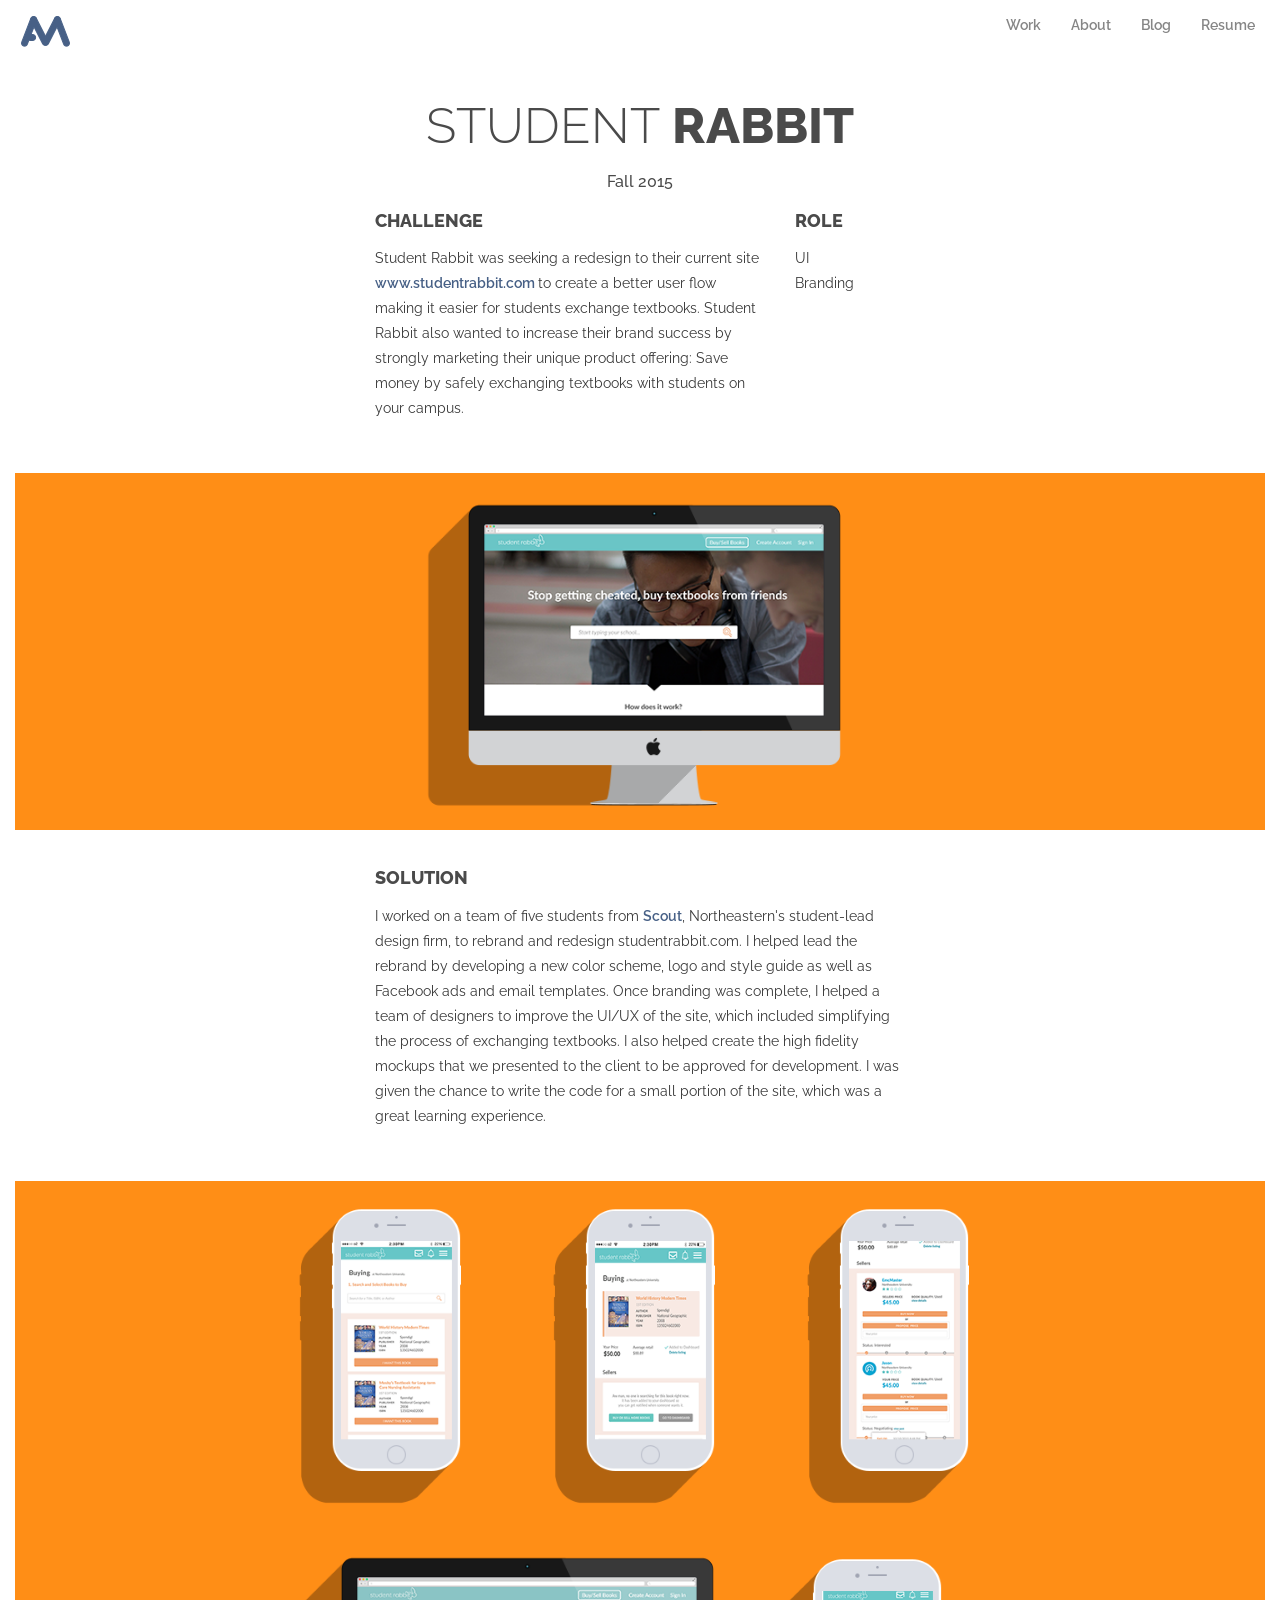
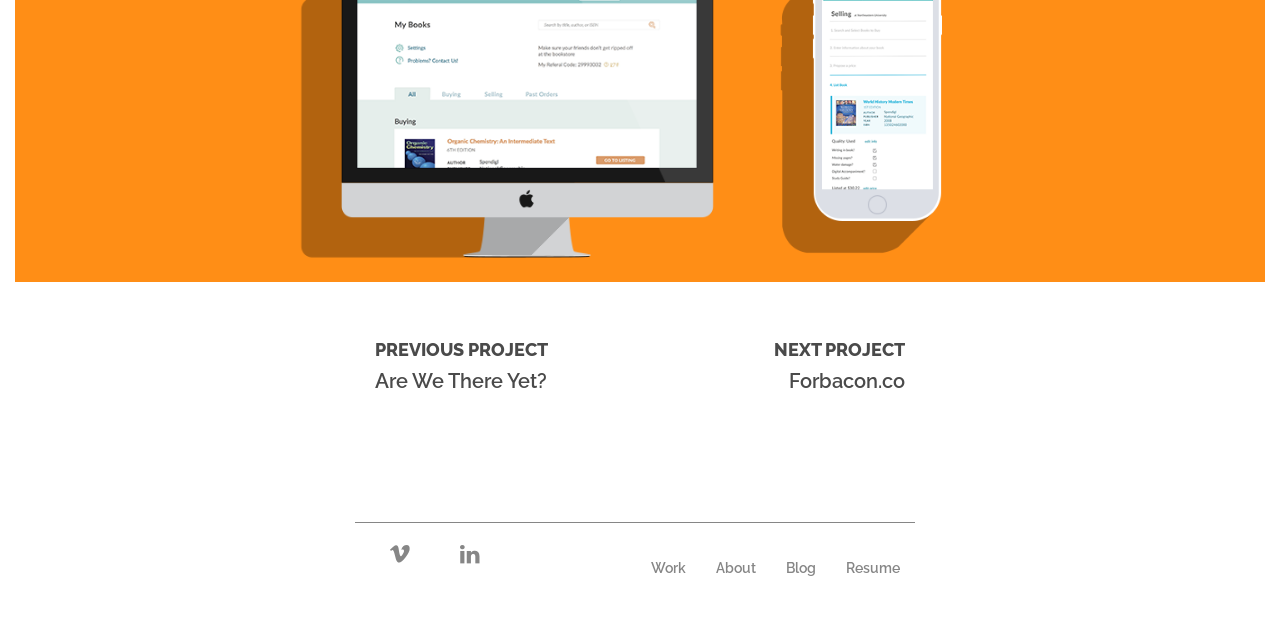
<file: studentrabbit.html>
<!DOCTYPE html>

<html lang="en">

 <head>
  <meta charset="utf-8">
  <meta http-equiv="X-UA-Compatible" content="IE=edge">
  <meta name="viewport" content="width=device-width, initial-scale=1">
  <title>Student Rabbit</title>


<!-- referencing style sheets and google fonts-->
  <link href="assets/css/hamburgers.css" rel="stylesheet">

  <link rel="stylesheet" href="assets/css/bootstrap.min.css">
  <link rel="stylesheet" href="assets/css/style.css">
  <link rel="stylesheet" href="assets/css/set2.css">
  <!-- make sure I have different wieghts-->
 <link href="https://fonts.googleapis.com/css?family=Raleway:300,400,500,600,700,800" rel="stylesheet">

</head>
<body>
 
   <div class="wrapper fade-in">

<!--navigation-->
<nav class="navbar navbar-default">
  <div class="containter-fluid">
    <div class="navbar-header">
      <button class="hamburger hamburger--spin hidden-lg hidden-md hidden-sm ham-position" type="button" data-toggle="collapse" data-target="#bs-example-navbar-collapse-1">
          <span class="hamburger-box">
    <span class="hamburger-inner"></span>
          </span>
        </button>
          <a class="navbar-brand" href="index.html">
              <img alt="Brand" src="assets/imgs/logo.png">
          </a>
        </div>


<!-- Collect the nav links, forms, and other content for toggling -->
            <div class="collapse navbar-collapse" id="bs-example-navbar-collapse-1">
                <ul class="nav navbar-nav navbar-right">
                    <li>
                      <a href="index.html">Work</a>
                    </li>
                    <li>
                        <a href="about.html">About</a>
                    </li>
                    <li>
            <a href="https://medium.com/@alexmorristx" target="blank">Blog</a>
                    </li>
                    <li>
                        <a href="assets/imgs/resume.pdf" target="blank">Resume</a>  
                    </li>
                </ul>
            </div>
   </div>
</nav>


<!--page content-->

<!-- header-->
 <div class="container text-spacing">
  		<div class="row">
  			<div class="col-lg-12">
  		      <h1 > 
              Student<span> Rabbit </span>
            </h1>	
            <h6> Fall 2015 </h6>

       <div class="row">
        <div class="col-sm-9">
            <h5>Challenge</h5>
            <p>Student Rabbit was seeking a redesign to their current site <a href="http://www.studentrabbit.com/#/" target="blank"> www.studentrabbit.com </a>  to create a better user flow making it easier for students exchange textbooks. Student Rabbit also wanted to increase their brand success by strongly marketing their unique product offering: Save money by safely exchanging textbooks with students on your campus. </p> 
        </div>
        <div class="col-sm-3">
           <h5>Role </h5>
            <p>UI <br> Branding </p>
        </div>
     </div>


  		  </div>
  	 </div>
</div>



<!-- new img row 1-->
<div class="container-fluid">
         <!--row 1-->
        <div class="row">
            <div class="col-md-12 portfolio-item">
                <div class="box sr-color">   
                 <img src="assets/imgs/sr/1.png " class="box-img" alt="">
                </div>
            </div>
            
        </div>
        
</div>
  

<!-- More Content-->
 <div class="container text-spacing">
      <div class="row ">
        <div class="col-lg-12">

            <h5>Solution</h5>
            <p>I worked on a team of five students from <a href="http://www.northeastern.edu/scout/" target="blank"> Scout</a>, Northeastern's student-lead design firm, to rebrand and redesign studentrabbit.com. I helped lead the rebrand by developing a new color scheme, logo and style guide as well as Facebook ads and email templates. Once branding was complete, I helped a team of designers to improve the UI/UX of the site, which included simplifying the process of exchanging textbooks. I also helped create the high fidelity mockups that we presented to the client to be approved for development. I was given the chance to write the code for a small portion of the site, which was a great learning experience. </p>  
        </div>
     </div>
</div>



<!-- new img row 1-->
<div class="container-fluid">
         <!--row 1-->
        <div class="row">
            <div class="col-md-12 portfolio-item">
                <div class="box sr-color">   
                 <img src="assets/imgs/sr/2a.png " class="box-img-phone" alt="">
                <img src="assets/imgs/sr/2b.png " class="box-img-phone" alt="">
                <img src="assets/imgs/sr/2c.png " class="box-img-phone" alt="">
                </div>
            </div>
        </div>
        
         <!--row 2-->
        <div class="row">
            <div class="col-md-12 portfolio-item">
                <div class="box sr-color">   
                 <img src="assets/imgs/sr/3a.png " class="box-img" alt="">
                <img src="assets/imgs/sr/3b.png " class="box-img-phone" alt="">
                </div>
            </div>
        </div>
</div>






 <!--next project -->
  <div class="container text-spacing more-space">
    <div class="row">
       <div class="col-sm-6 hidden-xs ">
          
             <a href="arewethereyet.html"><h5> Previous Project </h5><h4> Are We There Yet? </h4></a>
        </div> 
        <div class="col-sm-6 hidden-xs next-project">
             <a href="forbacon.html"><h5> Next Project </h5><h4> Forbacon.co </h4></a>
        </div> 

        <div class="hidden-lg hidden-md hidden-sm col-xs-12 previous-project-xsmall">
             <a href="arewethereyet.html">
              <h5> Previous Project </h5><h4> Are We There Yet? </h4></a>
        </div> 
        <div class="hidden-lg hidden-md hidden-sm col-xs-12 next-project-xsmall">
             <a href="forbacon.html"><h5> Next Project </h5><h4> Forbacon.co </h4></a>
        </div> 
    </div>
  </div>
  

<!--  footer -->
<nav class="navbar navbar-default">
  <div class="container text-spacing">
    <div class="row footer-spacing">
      <hr>
      <div class="col-sm-3 hidden-xs">
          <a id="icon" href="https://www.linkedin.com/in/alexbmorris" target="blank" icon>
              <img src="assets/imgs/LI.png ">
          </a>
          <a id="icon" href="https://vimeo.com/user38578022" target="blank" icon>
            <img src="assets/imgs/vimeo.png">
          </a>
      </div>
   
     <div class="col-sm-9 hidden-xs ">
      <ul class="nav navbar-nav navbar-right">
                    <li>
                         <a href="index.html">Work</a>
                    </li>
                    <li>
                        <a href="about.html">About</a>
                    </li>
                    <li>
            <a href="https://medium.com/@alexmorristx" target="blank">Blog</a>
                    </li>
                    <li>
                        <a href="assets/imgs/resume.pdf" target="blank">Resume</a>  
                    </li>
       </ul>
    </div>
       
     <div class="hidden-lg hidden-md hidden-sm col-xs-12 ">
      <ul class="nav navbar-nav navbar-right center">
                    <li>
                         <a href="index.html">Work</a>
                    </li>
                    <li>
                        <a href="about.html">About</a>
                    </li>
                    <li>
            <a href="https://medium.com/@alexmorristx" target="blank">Blog</a>
                    </li>
                    <li>
                        <a href="assets/imgs/resume.pdf" target="blank">Resume</a>  
                    </li>
       </ul>
    </div>

  </div>
</nav>






<!-- jquery-->
<script src="assets/js/jquery.js"></script>

<!-- boostrap javascript, best to go at the bottom but can go at the top-->
<script src="assets/js/bootstrap.js"></script>

  <script>
          // Look for .hamburger
          var hamburger = document.querySelector(".hamburger");
          // On click
          hamburger.addEventListener("click", function() {
              // Toggle class "is-active"
              hamburger.classList.toggle("is-active");
              // Do something else, like open/close menu
          });
      </script>
</div>
</body>

</html>
</file>
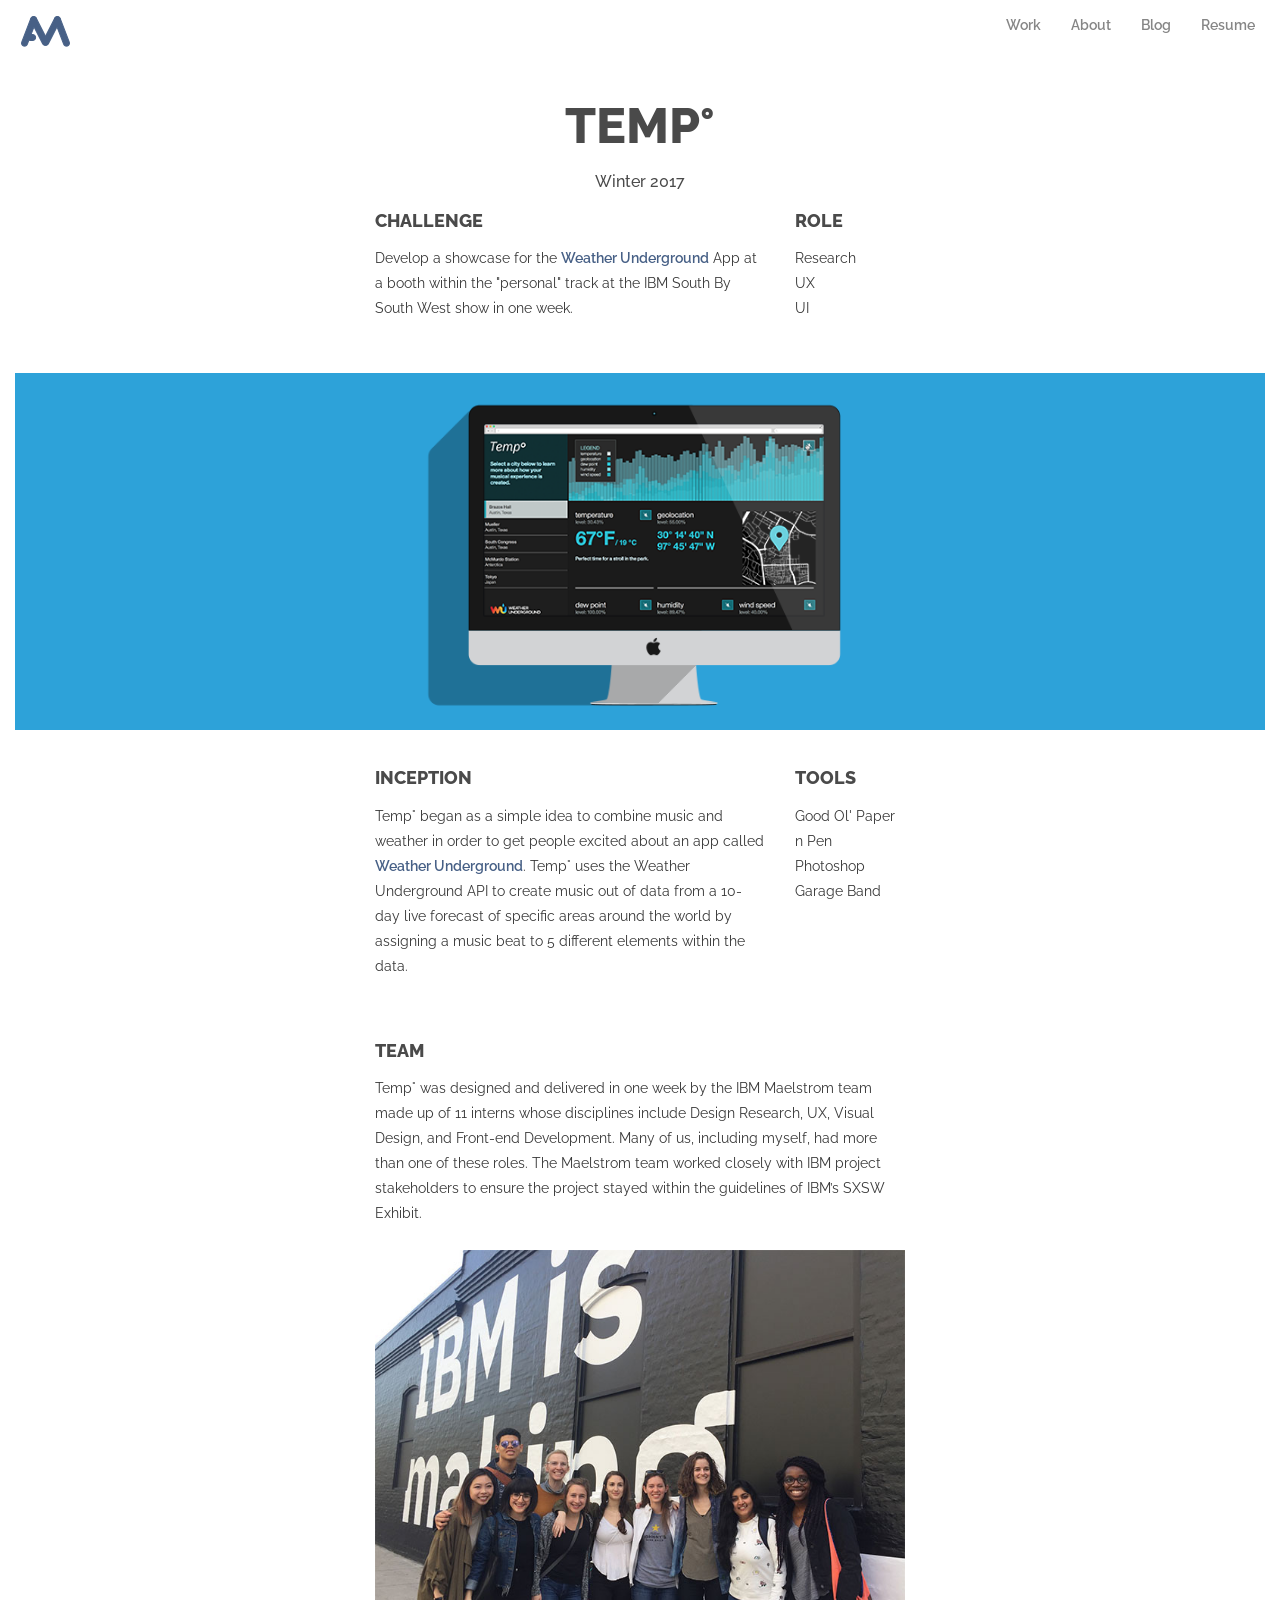
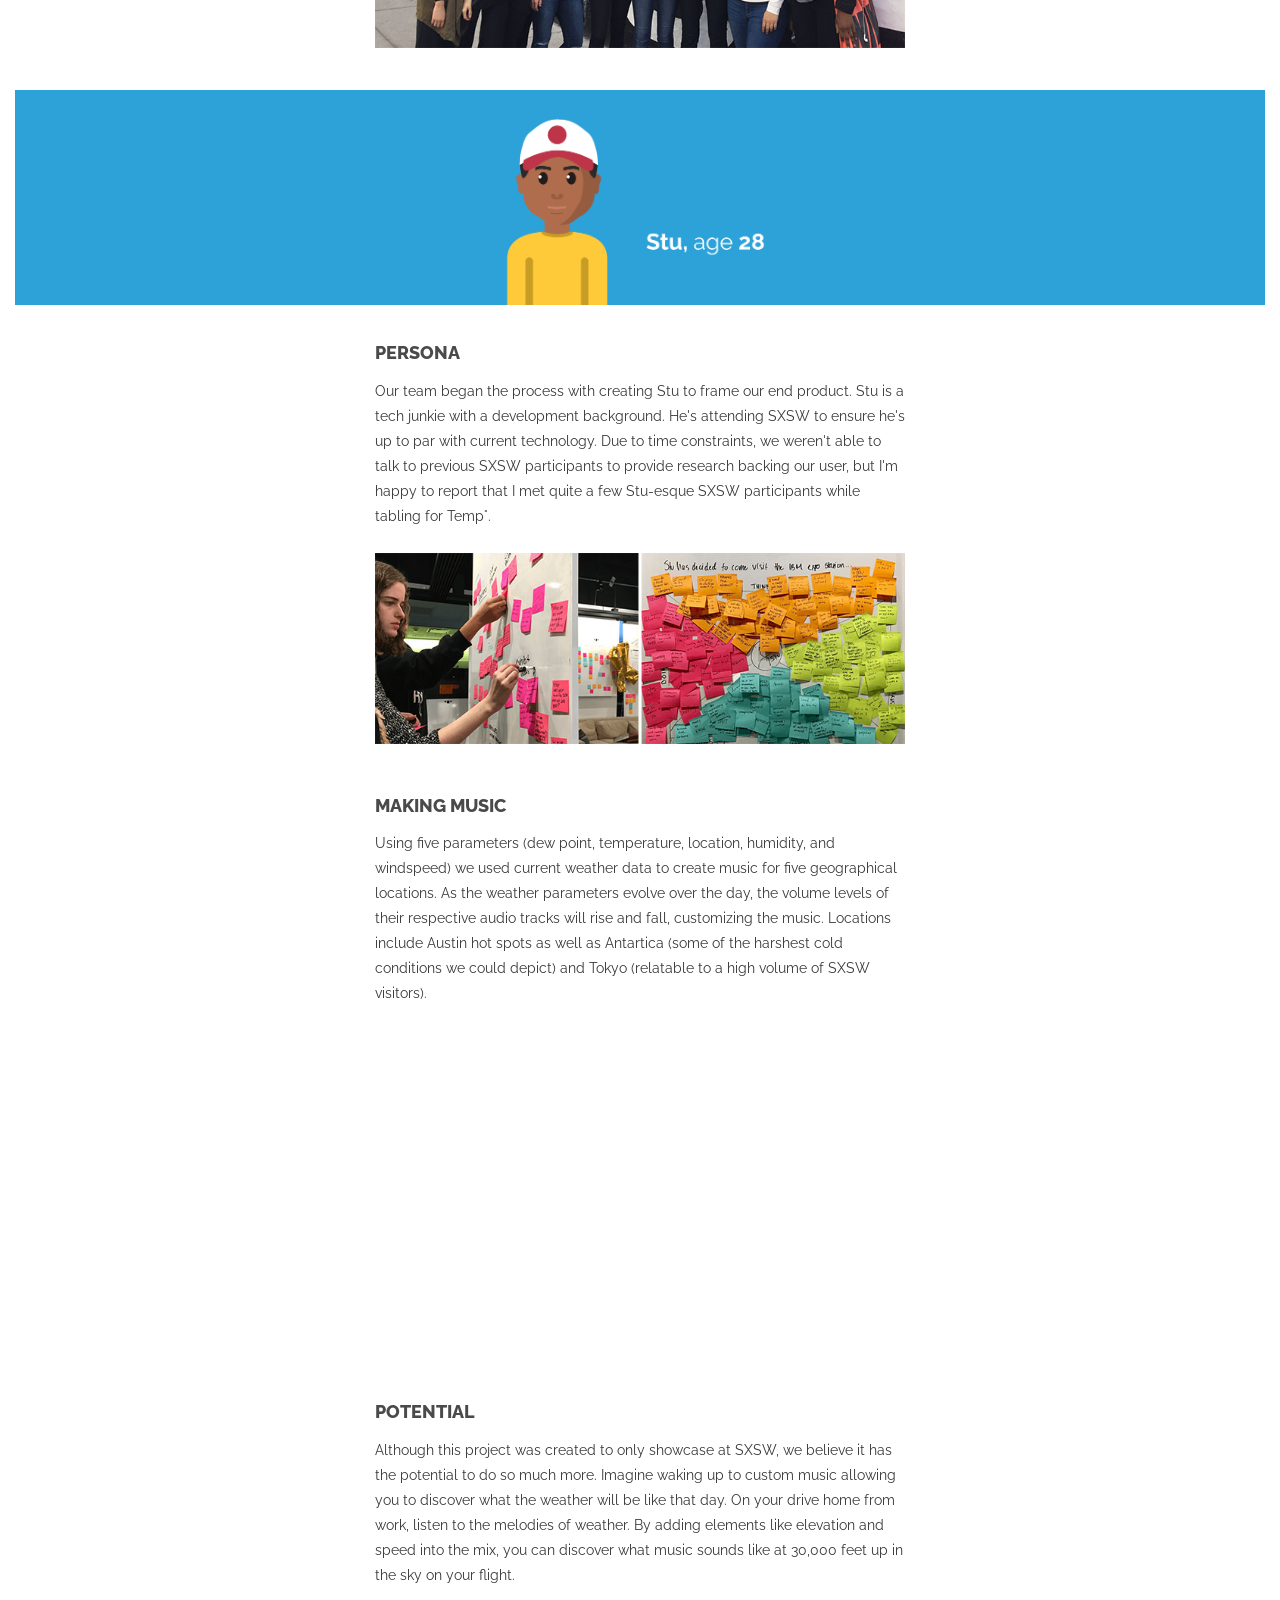
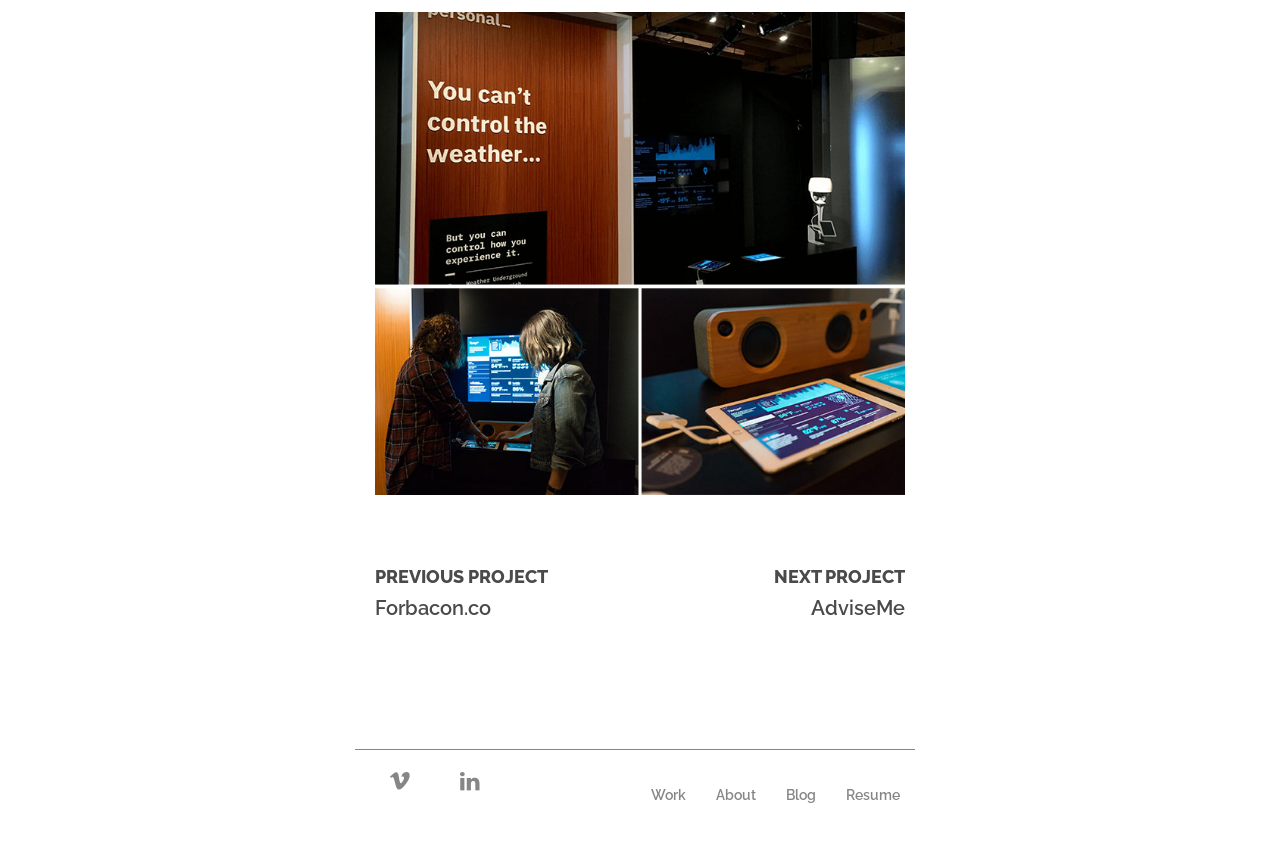
<file: tempo.html>
<!DOCTYPE html>

<html lang="en">

 <head>
  <meta charset="utf-8">
  <meta http-equiv="X-UA-Compatible" content="IE=edge">
  <meta name="viewport" content="width=device-width, initial-scale=1">
  <title>Tempo</title>


<!-- referencing style sheets and google fonts-->
  <link href="assets/css/hamburgers.css" rel="stylesheet">

  <link rel="stylesheet" href="assets/css/bootstrap.min.css">
  <link rel="stylesheet" href="assets/css/style.css">
  <link rel="stylesheet" href="assets/css/set2.css">
  <!-- make sure I have different wieghts-->
 <link href="https://fonts.googleapis.com/css?family=Raleway:300,400,500,600,700,800" rel="stylesheet">

</head>
<body>
    <div class="wrapper fade-in">


<!--navigation-->
<nav class="navbar navbar-default">
  <div class="containter-fluid">
    <div class="navbar-header">
      <button class="hamburger hamburger--spin hidden-lg hidden-md hidden-sm ham-position" type="button" data-toggle="collapse" data-target="#bs-example-navbar-collapse-1">
          <span class="hamburger-box">
    <span class="hamburger-inner"></span>
          </span>
        </button>
          <a class="navbar-brand" href="index.html">
              <img alt="Brand" src="assets/imgs/logo.png">
          </a>
        </div>


<!-- Collect the nav links, forms, and other content for toggling -->
            <div class="collapse navbar-collapse" id="bs-example-navbar-collapse-1">
                <ul class="nav navbar-nav navbar-right">
                     <li>
                        <a href="index.html">Work</a>
                    </li>
                    <li>
                        <a href="about.html">About</a>
                    </li>
                    <li>
            <a href="https://medium.com/@alexmorristx" target="blank">Blog</a>
                    </li>
                    <li>
                        <a href="assets/imgs/resume.pdf" target="blank">Resume</a>  
                    </li>
                </ul>
            </div>
   </div>
</nav>


<!--page content-->

<!-- header-->
 <div class="container text-spacing">
  		<div class="row">
  			<div class="col-lg-12">
  		      <h1 > <span>
              Temp° </span>
            </h1>	
            <h6>Winter 2017 </h6>
          </div>
        </div>

          <div class="row">
        <div class="col-sm-9">
            <h5>Challenge</h5>
                 <p> Develop a showcase for the <a href="http://wunderground.com" target="blank">Weather Underground</a> App at a booth within the "personal" track at the IBM South By South West show in one week.  </p>
  		  </div>
        <div class="col-sm-3">
           <h5>Role </h5>
            <p>Research<br>UX <br>UI</p>
        </div>
  	 </div>
</div>


<!-- Img Row 1-->
<div class="container-fluid">
         <!--row 1-->
        <div class="row">
            <div class="col-md-12 portfolio-item">
                <div class="box tempo-color">   
                 <img src="assets/imgs/tempo/1.png " class="box-img" alt="">
                </div>
            </div>
            
        </div>
        
</div>
  



<!-- More Content-->
 <div class="container text-spacing">
     <div class="row">
        <div class="col-sm-9">
            <h5>Inception</h5>
            <p>Temp° began as a simple idea to combine music and weather in order to get people excited about an app called <a href="http://wunderground.com" target="blank">Weather Underground</a>. Temp° uses the Weather Underground API to create music out of data from a 10-day live forecast of specific areas around the world by assigning a music beat to 5 different elements within the data. </p>
        </div>
        <div class="col-sm-3">
           <h5>Tools </h5>
            <p>Good Ol' Paper n Pen <br> Photoshop <br> Garage Band </p> 
        </div>
     </div>
     
</div>  

  


<!-- More Content-->
 <div class="container text-spacing">
      <div class="row ">
        <div class="col-lg-12">

            <h5>Team</h5>
            <p>Temp° was designed and delivered in one week by the IBM Maelstrom team made up of 11 interns whose disciplines include Design Research, UX, Visual Design, and Front-end Development. Many of us, including myself, had more than one of these roles. The Maelstrom team worked closely with IBM project stakeholders to ensure the project stayed within the guidelines of IBM’s SXSW Exhibit. </p> 

        </div>
     </div>

      <div class="row space">
            <div class="col-md-12 portfolio-item">
                    <img class="img-responsive" src="assets/imgs/tempo/3.JPG" alt="">
            </div>
        </div>

</div>





<!-- persona img-->
<div class="container-fluid">
         <!--row 1-->
        <div class="row">
            <div class="col-md-12 portfolio-item">
                <div class="box tempo-color">   
                 <img src="assets/imgs/tempo/persona.png " class="box-img" alt="">
                </div>
            </div>
            
        </div>
        
</div>
  


<!--persona -->
 <div class="container text-spacing">
     <div class="row">
              <div class="col-sm-12">
                <h5>Persona</h5>
                <p>
              Our team began the process with creating Stu to frame our end product. Stu is a tech junkie with a development background. He's attending SXSW to ensure he's up to par with current technology. Due to time constraints, we weren't able to talk to previous SXSW participants to provide research backing our user, but I'm happy to report that I met quite a few Stu-esque SXSW participants while tabling for Temp°.  </p>
            </div>
    </div>

  <div class="row space">
            <div class="col-md-12 portfolio-item">
                    <img class="img-responsive" src="assets/imgs/tempo/4.jpg" alt="">
            </div>
        </div>

</div>





<!-- More Content-->
 <div class="container text-spacing">
  
      <div class="row ">
        <div class="col-lg-12">

            <h5>Making Music</h5>
            <p>Using five parameters (dew point, temperature, location, humidity, and windspeed) we used current weather data to create music for five geographical locations. As the weather parameters evolve over the day, the volume levels of their respective audio tracks will rise and fall, customizing the music. Locations include Austin hot spots as well as Antartica (some of the harshest cold conditions we could depict) and Tokyo (relatable to a high volume of SXSW visitors). 
          </p>  
        </div>
     </div>
<!-- process video -->

  <div class="row space">
             <div class="col-md-12 portfolio-item hidden-xs">
              <iframe width="530" height="315" src="https://www.youtube.com/embed/BXch8DtVWBQ" frameborder="0" allowfullscreen></iframe>
           </div>
            <div class="col-sm-12 portfolio-item hidden-lg hidden-md hidden-sm">
              <iframe width="350" height="200" src="https://www.youtube.com/embed/BXch8DtVWBQ" frameborder="0" allowfullscreen></iframe>
           </div>
      </div>

</div>



<!--last content-->
<div class="container text-spacing">
  <div class="row ">
        <div class="col-lg-12">

            <h5>Potential</h5>
            <p>Although this project was created to only showcase at SXSW, we believe it has the potential to do so much more. Imagine waking up to custom music allowing you to discover what the weather will be like that day. On your drive home from work, listen to the melodies of weather. By adding elements like elevation and speed into the mix, you can discover what music sounds like at 30,000 feet up in the sky on your flight. 
          </p>  
        </div>
     </div>

      <div class="row space">
            <div class="col-md-12 portfolio-item">
                    <img class="img-responsive" src="assets/imgs/tempo/2.jpg" alt="">
            </div>
        </div>
 </div>    



 <!--next project -->
  <div class="container text-spacing more-space">
    <div class="row">
       <div class="col-sm-6 hidden-xs ">
   
             <a href="forbacon.html"><h5> Previous Project </h5><h4> Forbacon.co </h4></a>
        </div> 
        <div class="col-sm-6 hidden-xs next-project">
          
             <a href="adviseme.html"><h5> Next Project </h5><h4> AdviseMe </h4></a>
        </div> 

        <div class="hidden-lg hidden-md hidden-sm col-xs-12 previous-project-xsmall">
  
             <a href="forbacon.html"><h5> Previous Project </h5><h4> Forbacon.co </h4></a>
        </div> 
        <div class="hidden-lg hidden-md hidden-sm col-xs-12 next-project-xsmall">
     
             <a href="adviseme.html"><h5> Next Project </h5><h4> AdviseMe </h4></a>
        </div> 
    </div>
  </div>
  

<!--  footer -->
<nav class="navbar navbar-default">
  <div class="container text-spacing">
    <div class="row footer-spacing">
      <hr>
      <div class="col-sm-3 hidden-xs">
          <a id="icon" href="https://www.linkedin.com/in/alexbmorris" target="blank" icon>
              <img src="assets/imgs/LI.png ">
          </a>
          <a id="icon" href="https://vimeo.com/user38578022" target="blank" icon>
            <img src="assets/imgs/vimeo.png">
          </a>
      </div>
   
     <div class="col-sm-9 hidden-xs ">
      <ul class="nav navbar-nav navbar-right">
                    <li>
                         <a href="index.html">Work</a>
                    </li>
                    <li>
                        <a href="about.html">About</a>
                    </li>
                    <li>
            <a href="https://medium.com/@alexmorristx" target="blank">Blog</a>
                    </li>
                    <li>
                        <a href="assets/imgs/resume.pdf" target="blank">Resume</a>  
                    </li>
       </ul>
    </div>
       
     <div class="hidden-lg hidden-md hidden-sm col-xs-12 ">
      <ul class="nav navbar-nav navbar-right center">
                    <li>
                         <a href="index.html">Work</a>
                    </li>
                    <li>
                        <a href="about.html">About</a>
                    </li>
                    <li>
            <a href="https://medium.com/@alexmorristx" target="blank">Blog</a>
                    </li>
                    <li>
                        <a href="assets/imgs/resume.pdf" target="blank">Resume</a>  
                    </li>
       </ul>
    </div>

  </div>
</nav>





<!-- jquery-->
<script src="assets/js/jquery.js"></script>

<!-- boostrap javascript, best to go at the bottom but can go at the top-->
<script src="assets/js/bootstrap.js"></script>
 
 <script>
          // Look for .hamburger
          var hamburger = document.querySelector(".hamburger");
          // On click
          hamburger.addEventListener("click", function() {
              // Toggle class "is-active"
              hamburger.classList.toggle("is-active");
              // Do something else, like open/close menu
          });
      </script>
</div>
</body>

</html>
</file>
<file: assets/css/hamburgers.css>
/*!
 * Hamburgers
 * @description Tasty CSS-animated hamburgers
 * @author Jonathan Suh @jonsuh
 * @site https://jonsuh.com/hamburgers
 * @link https://github.com/jonsuh/hamburgers
 */
.hamburger {
  padding: 15px 15px;
  display: inline-block;
  cursor: pointer;
  transition-property: opacity, -webkit-filter;
  transition-property: opacity, filter;
  transition-property: opacity, filter, -webkit-filter;
  transition-duration: 0.15s;
  transition-timing-function: linear;
  font: inherit;
  color: inherit;
  text-transform: none;
  background-color: transparent;
  border: 0;
  margin: 0;
  overflow: visible; }
  .hamburger:hover {
    opacity: 0.7; }

.hamburger-box {
  width: 40px;
  height: 24px;
  display: inline-block;
  position: relative; }

.hamburger-inner {
  display: block;
  top: 50%;
  margin-top: -2px; }
  .hamburger-inner, .hamburger-inner::before, .hamburger-inner::after {
    width: 40px;
    height: 4px;
    background-color: #000;
    border-radius: 4px;
    position: absolute;
    transition-property: -webkit-transform;
    transition-property: transform;
    transition-property: transform, -webkit-transform;
    transition-duration: 0.15s;
    transition-timing-function: ease; }
  .hamburger-inner::before, .hamburger-inner::after {
    content: "";
    display: block; }
  .hamburger-inner::before {
    top: -10px; }
  .hamburger-inner::after {
    bottom: -10px; }



/*
 * Spin
 */
.hamburger--spin .hamburger-inner {
  transition-duration: 0.3s;
  transition-timing-function: cubic-bezier(0.55, 0.055, 0.675, 0.19); }
  .hamburger--spin .hamburger-inner::before {
    transition: top 0.1s 0.34s ease-in, opacity 0.1s ease-in; }
  .hamburger--spin .hamburger-inner::after {
    transition: bottom 0.1s 0.34s ease-in, -webkit-transform 0.3s cubic-bezier(0.55, 0.055, 0.675, 0.19);
    transition: bottom 0.1s 0.34s ease-in, transform 0.3s cubic-bezier(0.55, 0.055, 0.675, 0.19);
    transition: bottom 0.1s 0.34s ease-in, transform 0.3s cubic-bezier(0.55, 0.055, 0.675, 0.19), -webkit-transform 0.3s cubic-bezier(0.55, 0.055, 0.675, 0.19); }

.hamburger--spin.is-active .hamburger-inner {
  -webkit-transform: rotate(225deg);
          transform: rotate(225deg);
  transition-delay: 0.14s;
  transition-timing-function: cubic-bezier(0.215, 0.61, 0.355, 1); }
  .hamburger--spin.is-active .hamburger-inner::before {
    top: 0;
    opacity: 0;
    transition: top 0.1s ease-out, opacity 0.1s 0.14s ease-out; }
  .hamburger--spin.is-active .hamburger-inner::after {
    bottom: 0;
    -webkit-transform: rotate(-90deg);
            transform: rotate(-90deg);
    transition: bottom 0.1s ease-out, -webkit-transform 0.3s 0.14s cubic-bezier(0.215, 0.61, 0.355, 1);
    transition: bottom 0.1s ease-out, transform 0.3s 0.14s cubic-bezier(0.215, 0.61, 0.355, 1);
    transition: bottom 0.1s ease-out, transform 0.3s 0.14s cubic-bezier(0.215, 0.61, 0.355, 1), -webkit-transform 0.3s 0.14s cubic-bezier(0.215, 0.61, 0.355, 1); }
</file>
<file: assets/css/style.css>
.fade-in{
  animation: animationFrames ease 1s;
  animation-iteration-count: 1;
  transform-origin: 50% 50%;
  animation-fill-mode:forwards; /*when the spec is finished*/
  -webkit-animation: animationFrames ease 1s;
  -webkit-animation-iteration-count: 1;
  -webkit-transform-origin: 50% 50%;
  -webkit-animation-fill-mode:forwards; /*Chrome 16+, Safari 4+*/ 
  -moz-animation: animationFrames ease 1s;
  -moz-animation-iteration-count: 1;
  -moz-transform-origin: 50% 50%;
  -moz-animation-fill-mode:forwards; /*FF 5+*/
  -o-animation: animationFrames ease 1s;
  -o-animation-iteration-count: 1;
  -o-transform-origin: 50% 50%;
  -o-animation-fill-mode:forwards; /*Not implemented yet*/
  -ms-animation: animationFrames ease 1s;
  -ms-animation-iteration-count: 1;
  -ms-transform-origin: 50% 50%;
  -ms-animation-fill-mode:forwards; /*IE 10+*/
}



@keyframes animationFrames{
  0% {
    opacity:0;
    transform:  translate(0px,-25px)  ;
  }
  100% {
    opacity:1;
    transform:  translate(0px,0px)  ;
  }
}

@-moz-keyframes animationFrames{
  0% {
    opacity:0;
    -moz-transform:  translate(0px,-25px)  ;
  }
  100% {
    opacity:1;
    -moz-transform:  translate(0px,0px)  ;
  }
}

@-webkit-keyframes animationFrames {
  0% {
    opacity:0;
    -webkit-transform:  translate(0px,-25px)  ;
  }
  100% {
    opacity:1;
    -webkit-transform:  translate(0px,0px)  ;
  }
}

@-o-keyframes animationFrames {
  0% {
    opacity:0;
    -o-transform:  translate(0px,-25px)  ;
  }
  100% {
    opacity:1;
    -o-transform:  translate(0px,0px)  ;
  }
}

@-ms-keyframes animationFrames {
  0% {
    opacity:0;
    -ms-transform:  translate(0px,-25px)  ;
  }
  100% {
    opacity:1;
    -ms-transform:  translate(0px,0px)  ;
  }
}


hr{

  border-top: 1px solid #868686;
}


.next-project{
  text-align: right;
}


.center{
  text-align: center;
  margin-right: auto;
  margin-left: auto;
}

.next-project-xsmall{
  text-align: center;
  padding-top: 10px;

}
.previous-project-xsmall{
  text-align: center;

}



h1#header-2{
text-transform: none;
  text-align: left;
  padding-top: 3em;
  font-weight: 600;
  font-size: 40px;
  padding-bottom: 4em;

}

h1#header-3{
text-transform: none;
  text-align: left;
  padding-top: 1em;
  font-weight: 600;
  font-size: 30px;
  padding-left: 15px;
  padding-right: 15px;
  padding-bottom: 1em;

}



a.scroll-text:hover, a.scroll-text:visited, a.scroll-text:active, a.scroll-text:focus {
   color: black;
   text-decoration: none; 

}


.scroll{
  text-align: center;
  padding-bottom: 2em; 
  }
  


.ham-position {
  position: absolute;
  top: 0;
  right: 10px;
  }


body {
  font-weight: 400,500,600,700,800;
  font-family: 'Raleway', Arial, sans-serif;
  color:#383838;
}

.navbar{
  padding-right: 10px;
}

.navbar-default .navbar-nav>li>a {
  color: #868686;
}

.navbar-default .navbar-nav>li>a:hover {
  color: #adadad;
}


.navbar-default .navbar-nav>li>a.active,
.navbar-default .navbar-nav>li>a.active:hover {
  color: #383838;
}


a.active,
a.active:hover {
  color: #383838;
}


h4:hover {
    color: #55b5bd;
   text-decoration: none;
}


.related-projects li {
  width: calc(100%/6);
  text-align: center;
}
.related-projects-small li {
  width: calc(100%/2);
  text-align: center;
  font-size: 110%;
  line-height: 30px;
}

li a {
    display: block;    
    text-decoration: none;
    text-align: center;  
}


.no-padding-right {
    padding-right: 0px;
}

.no-padding-left {
    padding-left: 0px;
}

.containerbackground {
  background: white;
}

.navbar {
  margin-bottom:0;
}

.related-projects {
   margin-right: auto;
   margin-left: auto;
   margin-top: 5em;
   padding: 0;

}

ul {
    list-style-type: none;
    text-decoration: none;
}

li {
  float: left;
  text-decoration: none;
 
}


li a:hover {
  text-decoration: none;
  color: #55b5bd;
}
a:hover {
  color: #55b5bd;
   text-decoration: none;
}


h1{
  color: #4a4a4a;
  font-weight: 300;
  font-size: 50px;
  text-align: center;
  text-transform: uppercase;
  padding-bottom: 10px;

}
h1#header-bio {
  text-align: left;
  font-weight: 600;
  font-size: 40px;
  text-transform: none;
}
h1#header-bio-xs {
  text-align: left;
  font-weight: 600;
  font-size: 30px;
  text-transform: none;
}


h1#header{
text-transform: none;
  color: white;
  font-size: 18px;
  text-align: left;
  line-height: 23px;
  padding: 2em;
  padding-top: 5em;
 
}


h1 span {
  font-weight: 800;
}


p span {
  font-weight: 800;
}

h2 {
  color: #fff;
  font-size: 30px;
}

h3 {
  color: #4a4a4a;
  font-size: 30px;
  font-weight: 600;
}

h4 {
   color: #4a4a4a;
  font-size: 20px;
  font-weight: 600;
}

h5 {
  text-transform: uppercase;
  color: #4a4a4a;
  font-size: 18px;
  font-weight: 800;
}

h6 {
  text-align: center;
  font-weight: 500;
  color: #4a4a4a;
  font-size: 16px;
}

p {
  padding-top: 6px;
  line-height: 25px;
  font-size: 14px;

}

a {
  color: #476086;
  font-weight: 600;
  font-size: 14px;
}

.persona {
  padding-top: 12px;
  margin-left: auto;
  height: 150px;
  width: auto;
}

.persona-text{
  text-align: left;
}



.footer-spacing{
  margin-top: 30px;
  
}

.footer-spacing-max{
  margin-top: 150px;
  margin-bottom: 50px;
  
}

.navbar-default {
  background: white;
  border:none;
}


.me-picture {

  margin-right: auto;
  margin-left: auto;
  margin-top: 4em;
  margin-bottom: 3em;
}

.text-spacing{
    margin-left: auto;
    margin-right: auto;
    max-width: 40em;
    margin-bottom: 3em;
    margin-top: 2em;
}

.space{
  margin-top: 1em;
}


.more-space{
  padding-top: 20px;
}
.toggle{

    margin-left: auto;
    margin-right: auto;
    max-width: 80em;
    margin-bottom: 2em;
}



p#center {
  text-align: center;
}

p#caption {
  font-size: 80%;
  
}



p#date {
  font-size: 90%;
  padding-top: 0px;
  padding-bottom: 0px;
  text-align: left;
}

a#h4 {
  padding-top: 10px;
  color: #4a4a4a;
  font-size: 150%;
  line-height: 140%;
  text-align: left;
}

#icon{
  float:right;
}


#icon:hover{
  opacity: 0.5;
}
#tiny-text {
  font-size: 80%;
}
#blog-header {
  font-size: 190%;
  text-transform: capitalize;

}
.extra-photo{
  display: block;
  margin-left: auto;
  margin-right: auto;

}
.
.left {
  padding-right: 100px
}

.right{
  float: right;
  padding-left: 100px
}



.box{
  max-width: auto;
  text-align: center;

}

.box-test{
  height: 300px;
  max-width: auto;
}

.box-small{
  max-width: auto;
  height:233.33px;
}

.tempo-color{
  background: #2da2d9;
}

.adviseme-color{
  background:#ffca3a;

}

.arewethere-color{
  background:#6b63a3;
}

.forbacon-color{
  background:#1dbb90;
}

.sr-color{
  background:#ff8e16;
}

.nifty-color{
  background:#8c285c;
}
.coffee-color{
  background:#ff783b;
}



.box-img{
  max-width: 450px;
}

.box-img-phone{
  max-width: 250px;
}

.supercali {
  padding-top: 100px;
  padding-bottom: 150px;
}

.img-responsive-inline{
width: 140px;

}

@media (max-width: 765px) {
  .portfolio-item {
    padding-left: 15px;
    padding-right: 15px;
      }
}


@media (max-width: 650px) {
  .box-img{
    max-width: 100%;
  }
}
</file>
<file: assets/css/set2.css>
.grid {
	position: relative;
	clear: both;
	margin: 0 auto;
	padding-right: 0px;
	padding-left: 0px;
	list-style: none;
	text-align: center;
}

/* Common style */
.grid figure {
	position: relative;
	float: left;
	overflow: hidden;
	margin: 0;
	text-align: center;
	width: 100%;
}

.grid figure img {
	position: relative;
	display: block;
	opacity: 1;
}

.grid figure figcaption {
	padding: 2em;
	color: #fff;
	text-transform: uppercase;
	font-size: 1.25em;
	-webkit-backface-visibility: hidden;
	backface-visibility: hidden;
}

.grid figure figcaption::before,
.grid figure figcaption::after {
	pointer-events: none;
}

.grid figure figcaption,
.grid figure figcaption > a {
	position: absolute;
	top: 0;
	left: 0;
	width: 100%;
	height: 100%;
}

/* Anchor will cover the whole item by default */
/* For some effects it will show as a button */
.grid figure figcaption > a {
	z-index: 1000;
	text-indent: 200%;
	white-space: nowrap;
	font-size: 0;
	opacity: 0;
}

.grid figure h2 {
	word-spacing: -0.15em;
	font-weight: 300;
}

.grid figure h2 span {
	font-weight: 800;
}

.grid figure h2,
.grid figure p {
	margin: 0;
}

.grid figure p {
	letter-spacing: 1px;
	font-size: 68.5%;
	color: #476086;
	font-weight: 600;
}

/* Individual effects */


/*-----------------*/
/***** Goliath *****/



/*-----------------*/
figure.effect-goliath {                /* Confused how to make the images have no white over them */
	background: transparent;
}

figure.effect-goliath img,
figure.effect-goliath h2 {
	-webkit-transition: -webkit-transform 0.35s;
	transition: transform 0.35s;
}

figure.effect-goliath img {
	-webkit-backface-visibility: hidden;
	backface-visibility: hidden;
}

figure.effect-goliath h2,
figure.effect-goliath p {
	position: absolute;
	bottom: 0;
	left: 0;
	padding: 30px;
}

figure.effect-goliath p {
	text-transform: none;
	font-size: 90%;
	opacity: 0;
	-webkit-transition: opacity 0.35s, -webkit-transform 0.35s;
	transition: opacity 0.35s, transform 0.35s;
	-webkit-transform: translate3d(0,50px,0);
	transform: translate3d(0,50px,0);
}

figure.effect-goliath:hover img {
	-webkit-transform: translate3d(0,-80px,0);
	transform: translate3d(0,-80px,0);
}

figure.effect-goliath:hover h2 {
	-webkit-transform: translate3d(0,-100px,0);
	transform: translate3d(0,-100px,0);
}

figure.effect-goliath:hover p {
	opacity: 1;
	-webkit-transform: translate3d(0,0,0);
	transform: translate3d(0,0,0);
}



/* Media queries */
@media screen and (max-width: 50em) {
	.content {
		text-align: center;
	}
	.grid figure {
		display: inline-block;
		float: none;

		width: 100%;
	}
}
</file>
